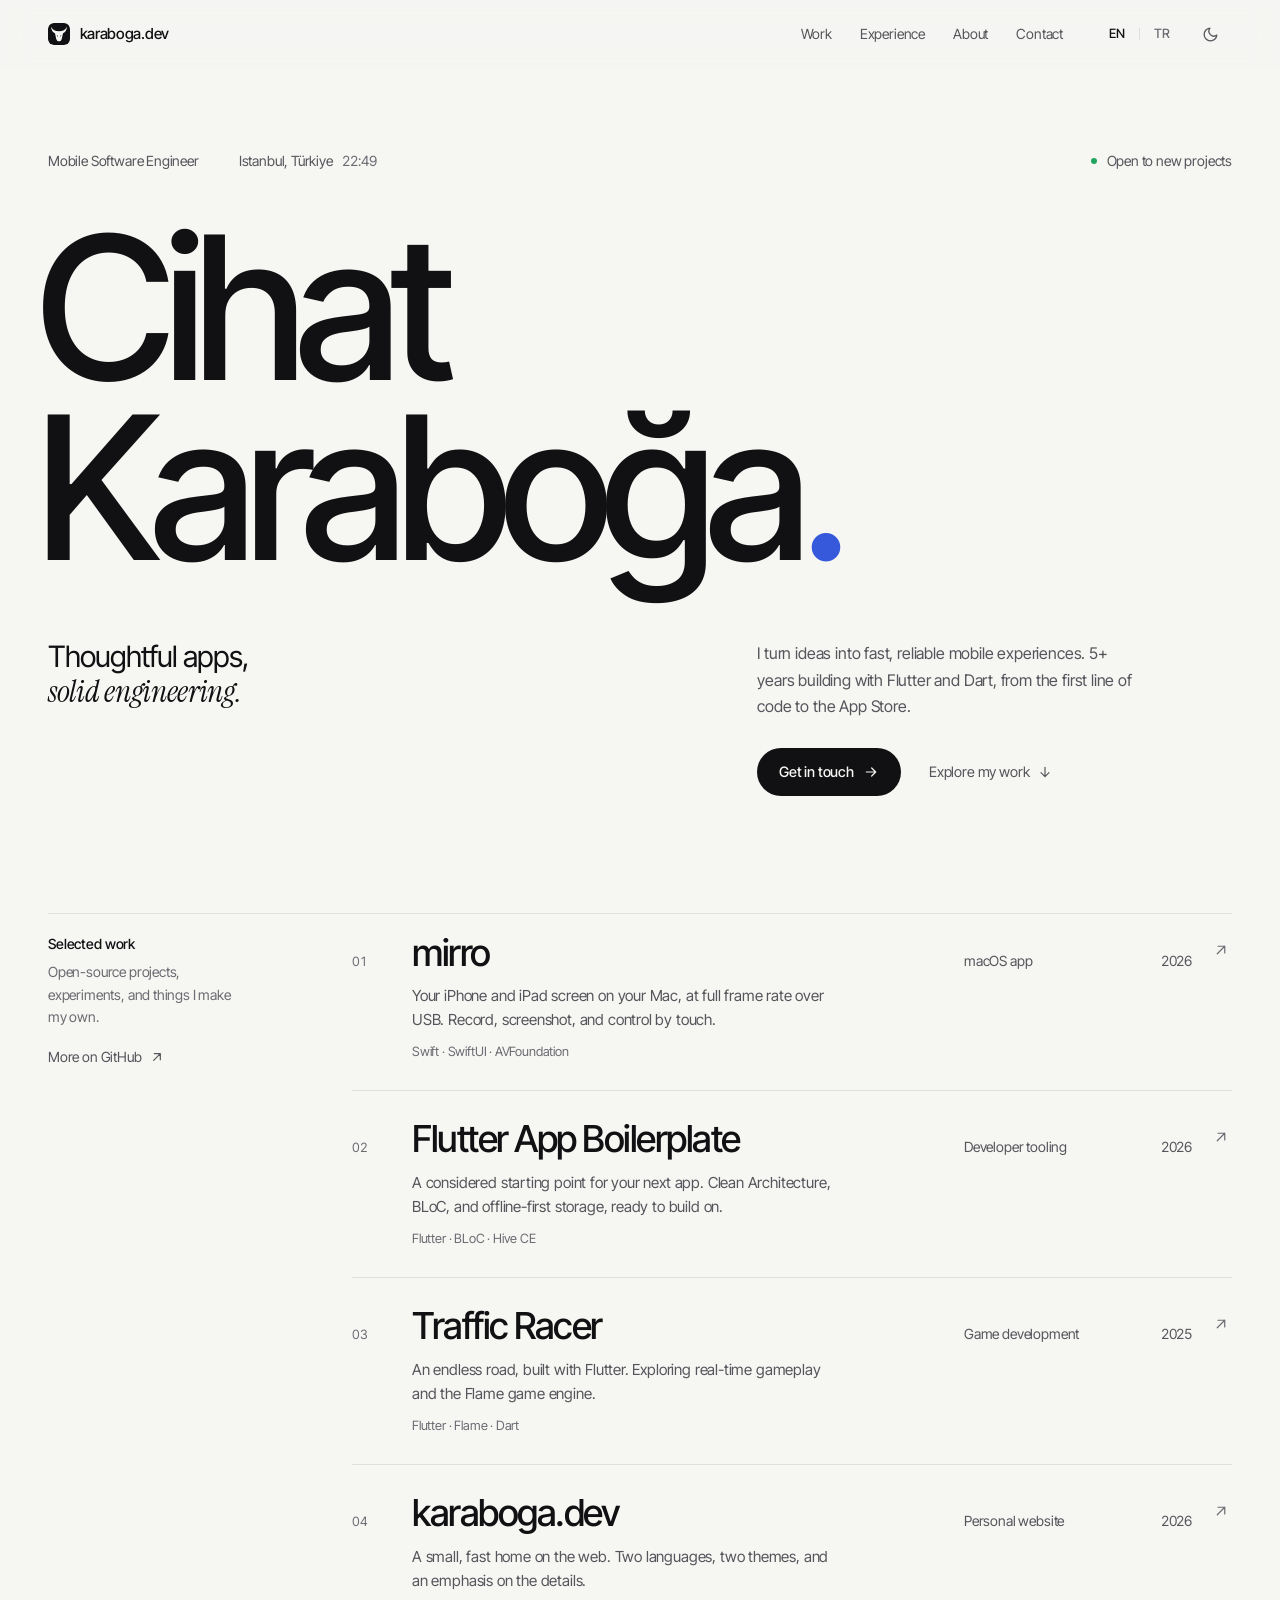
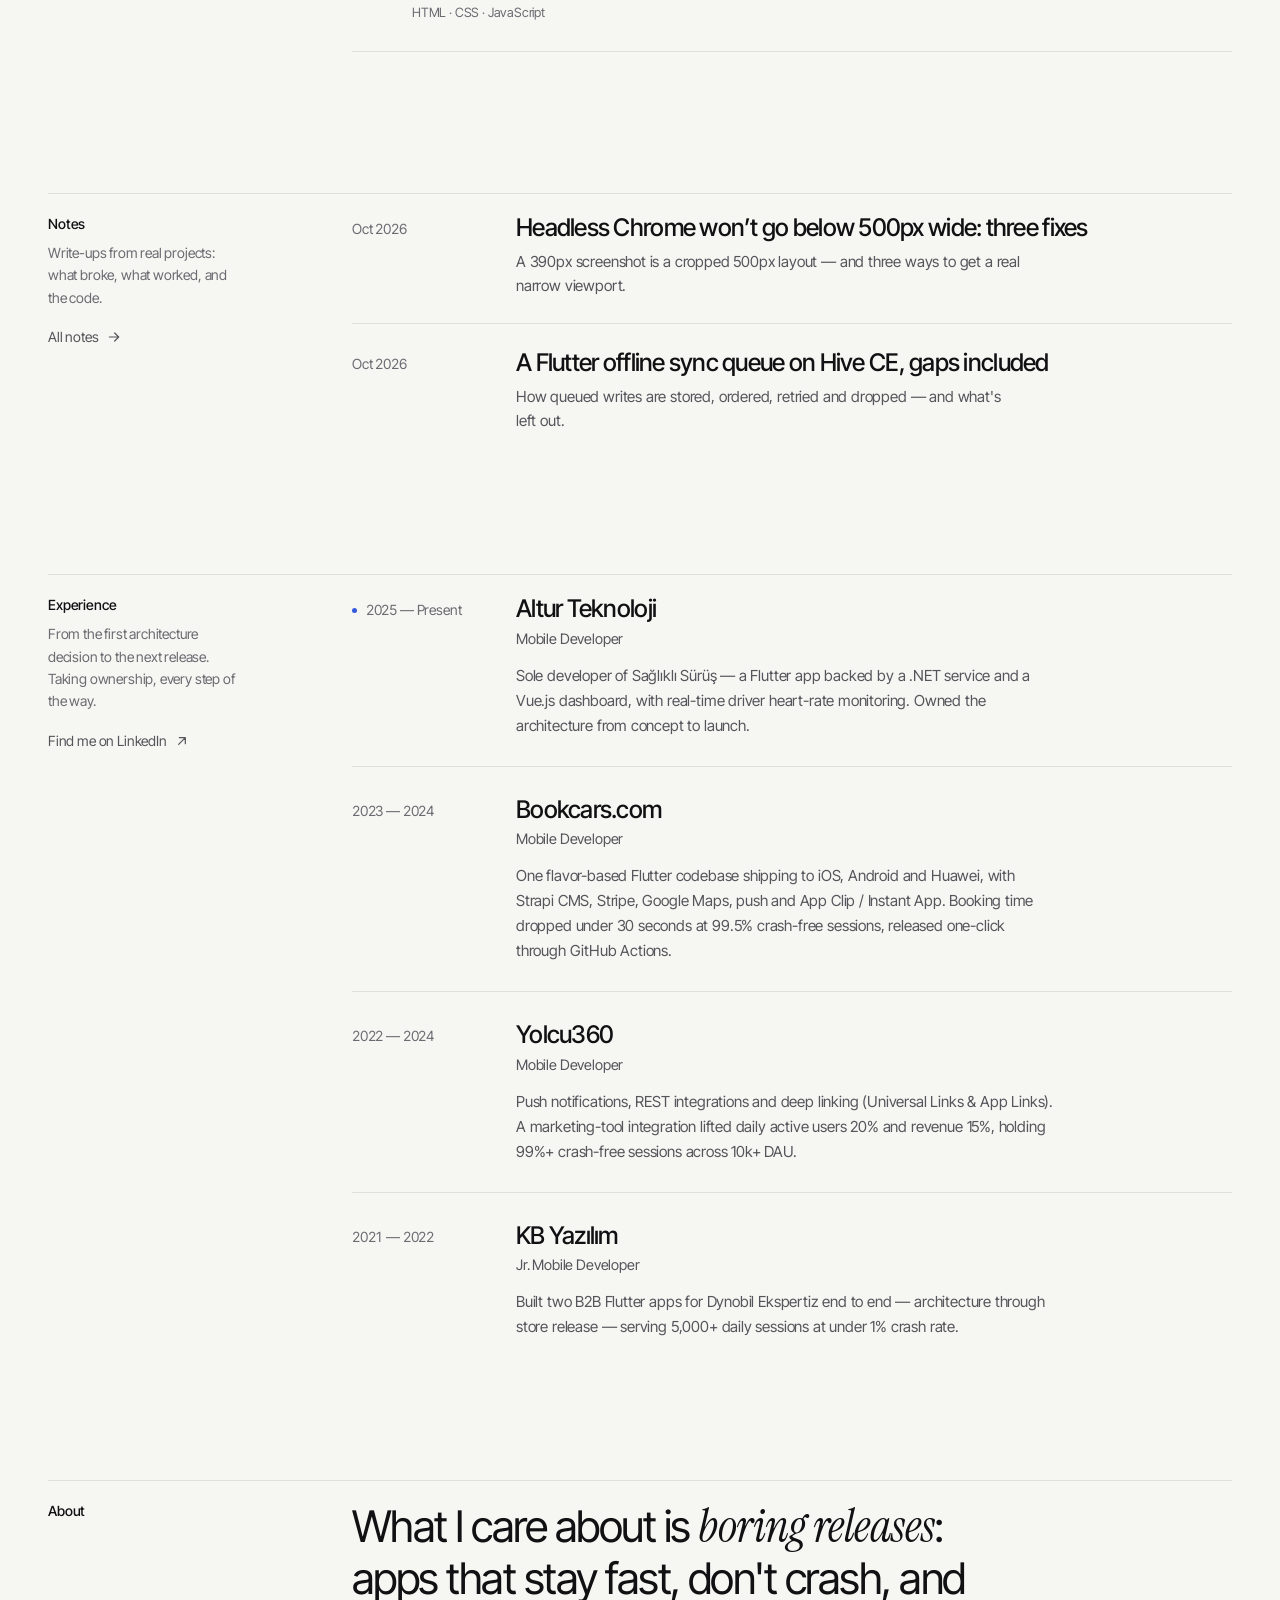
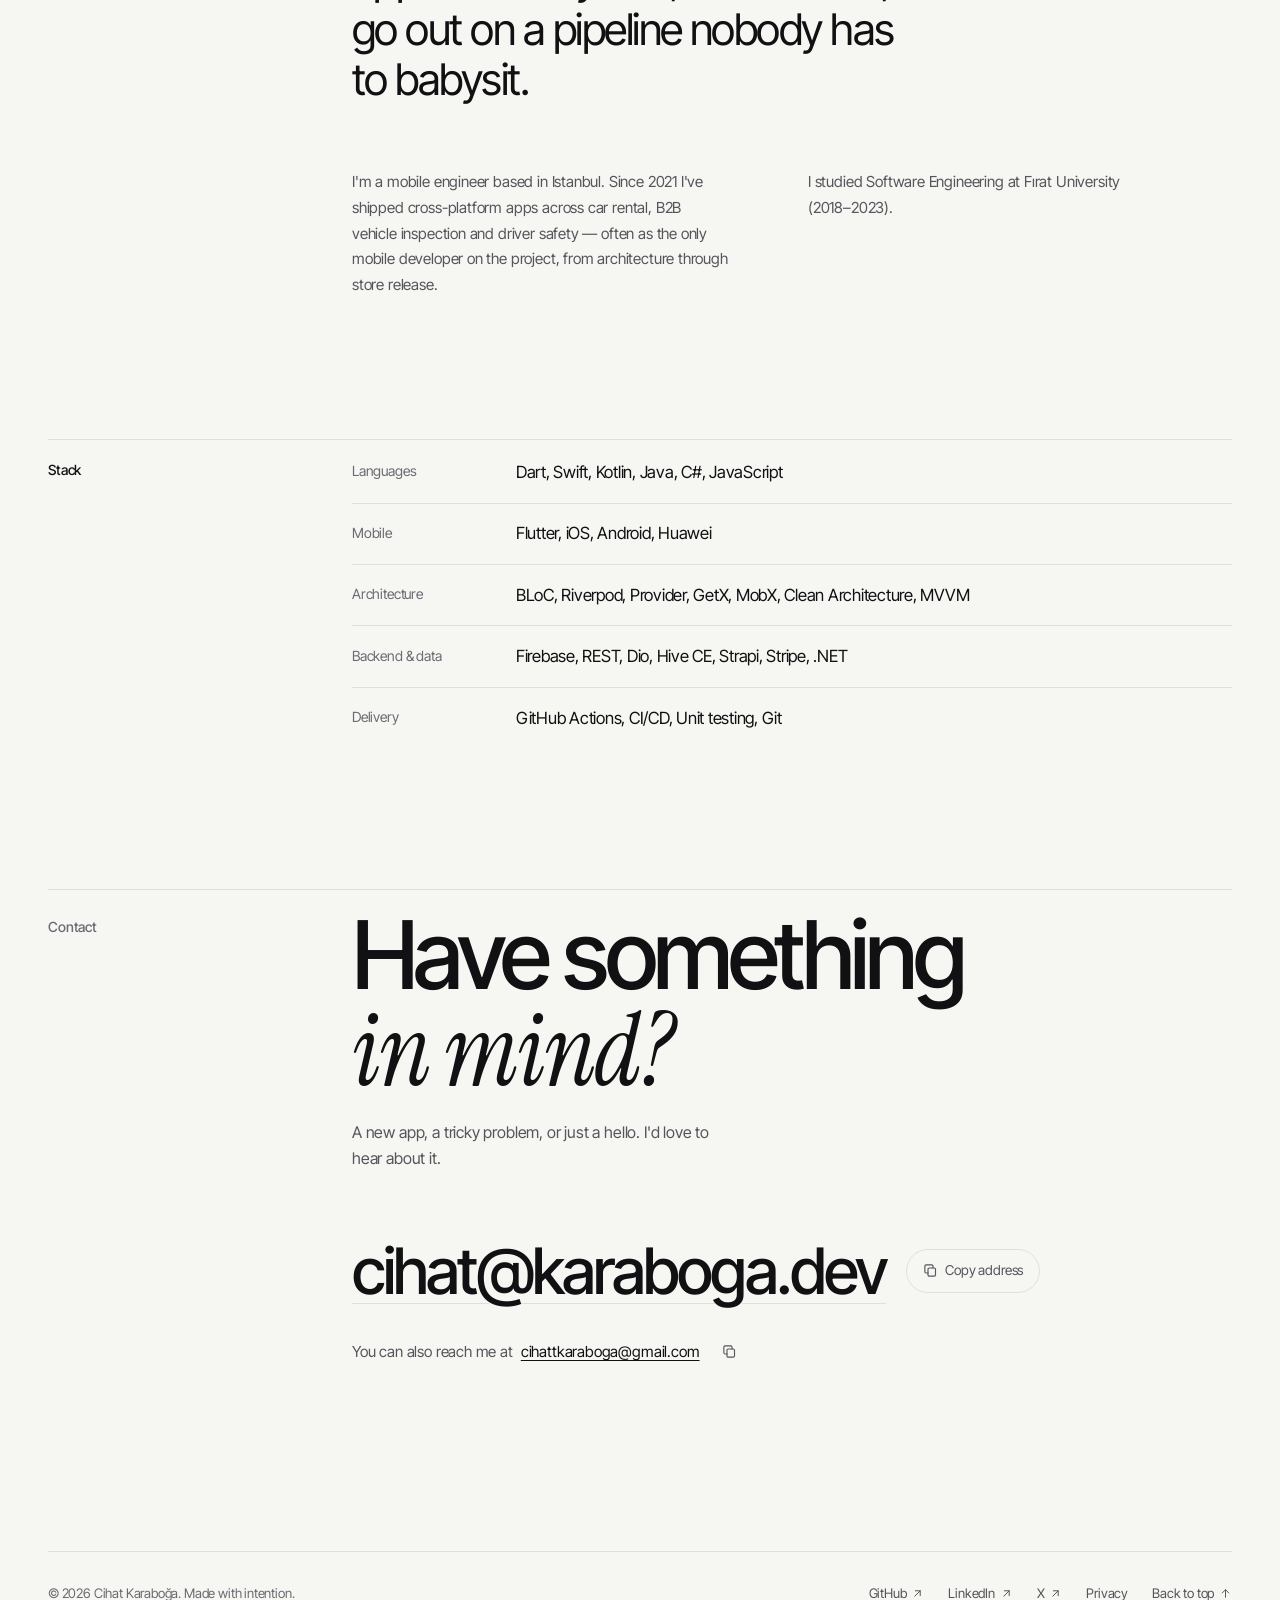
<file: index.html>
<!doctype html>
<html lang="en" data-theme="dark">
  <head>
    <meta charset="utf-8" />
    <meta name="viewport" content="width=device-width, initial-scale=1" />

    <title>
      Cihat Karaboğa — Mobile Software Engineer &amp; Flutter Developer
    </title>
    <meta
      name="description"
      id="meta-description"
      content="Cihat Karaboğa is a mobile software engineer in Istanbul with 5+ years building fast, reliable iOS and Android apps in Flutter and Dart."
    />
    <meta name="author" content="Cihat Karaboğa" />
    <meta
      name="robots"
      content="index, follow, max-image-preview:large, max-snippet:-1"
    />
    <link rel="canonical" href="https://karaboga.dev/" />
    <meta name="theme-color" id="theme-color" content="#0c0c0d" />

    <!-- Open Graph -->
    <meta property="og:type" content="profile" />
    <meta property="og:site_name" content="karaboga.dev" />
    <meta
      property="og:title"
      content="Cihat Karaboğa — Mobile Software Engineer &amp; Flutter Developer"
    />
    <meta
      property="og:description"
      content="5+ years building fast, reliable iOS and Android apps in Flutter and Dart."
    />
    <meta property="og:url" content="https://karaboga.dev/" />
    <meta property="og:locale" content="en_US" />
    <meta property="og:locale:alternate" content="tr_TR" />
    <meta property="og:image" content="https://karaboga.dev/og.png" />
    <meta
      property="og:image:secure_url"
      content="https://karaboga.dev/og.png"
    />
    <meta property="og:image:type" content="image/png" />
    <meta property="og:image:width" content="1200" />
    <meta property="og:image:height" content="630" />
    <meta
      property="og:image:alt"
      content="Cihat Karaboğa — Mobile Software Engineer"
    />
    <meta property="profile:first_name" content="Cihat" />
    <meta property="profile:last_name" content="Karaboğa" />
    <meta property="profile:username" content="karabogadev" />

    <!-- Twitter -->
    <meta name="twitter:card" content="summary_large_image" />
    <meta
      name="twitter:title"
      content="Cihat Karaboğa — Mobile Software Engineer &amp; Flutter Developer"
    />
    <meta
      name="twitter:description"
      content="5+ years building fast, reliable iOS and Android apps in Flutter and Dart."
    />
    <meta name="twitter:image" content="https://karaboga.dev/og.png" />
    <meta
      name="twitter:image:alt"
      content="Cihat Karaboğa — Mobile Software Engineer"
    />
    <meta name="twitter:site" content="@karabogadev" />
    <meta name="twitter:creator" content="@karabogadev" />

    <!-- Icons & manifest -->
    <link rel="icon" href="/favicon.ico" sizes="48x48" />
    <link rel="icon" href="/favicon.svg" type="image/svg+xml" />
    <link rel="apple-touch-icon" href="/apple-touch-icon.png" />
    <link rel="manifest" href="/manifest.webmanifest" />

    <!-- Fonts -->
    <link rel="preconnect" href="https://fonts.googleapis.com" />
    <link rel="preconnect" href="https://fonts.gstatic.com" crossorigin />
    <link
      rel="stylesheet"
      href="https://fonts.googleapis.com/css2?family=Instrument+Serif:ital@1&family=Inter+Tight:wght@400;500;600&display=swap"
    />

    <script type="application/ld+json">
      {
        "@context": "https://schema.org",
        "@graph": [
          {
            "@type": "WebSite",
            "@id": "https://karaboga.dev/#website",
            "url": "https://karaboga.dev/",
            "name": "Cihat Karaboğa",
            "alternateName": "karaboga.dev",
            "description": "Personal site of Cihat Karaboğa, mobile software engineer.",
            "inLanguage": "en",
            "publisher": { "@id": "https://karaboga.dev/#person" }
          },
          {
            "@type": "ProfilePage",
            "@id": "https://karaboga.dev/#webpage",
            "url": "https://karaboga.dev/",
            "name": "Cihat Karaboğa — Mobile Software Engineer & Flutter Developer",
            "isPartOf": { "@id": "https://karaboga.dev/#website" },
            "about": { "@id": "https://karaboga.dev/#person" },
            "mainEntity": { "@id": "https://karaboga.dev/#person" },
            "primaryImageOfPage": {
              "@id": "https://karaboga.dev/#primaryimage"
            },
            "dateCreated": "2026-05-19",
            "dateModified": "2026-10-10",
            "inLanguage": "en"
          },
          {
            "@type": "ImageObject",
            "@id": "https://karaboga.dev/#primaryimage",
            "url": "https://karaboga.dev/og.png",
            "contentUrl": "https://karaboga.dev/og.png",
            "width": 1200,
            "height": 630,
            "caption": "Cihat Karaboğa — Mobile Software Engineer"
          },
          {
            "@type": "Person",
            "@id": "https://karaboga.dev/#person",
            "name": "Cihat Karaboğa",
            "alternateName": "Cihat Karaboga",
            "givenName": "Cihat",
            "familyName": "Karaboğa",
            "url": "https://karaboga.dev/",
            "mainEntityOfPage": { "@id": "https://karaboga.dev/#webpage" },
            "jobTitle": "Mobile Software Engineer",
            "hasOccupation": {
              "@type": "Occupation",
              "name": "Mobile Software Engineer",
              "occupationalCategory": "15-1252.00"
            },
            "description": "Mobile software engineer specializing in Flutter and Dart for cross-platform iOS and Android apps.",
            "email": [
              "mailto:cihat@karaboga.dev",
              "mailto:cihattkaraboga@gmail.com"
            ],
            "address": {
              "@type": "PostalAddress",
              "addressLocality": "Istanbul",
              "addressCountry": "TR"
            },
            "worksFor": { "@type": "Organization", "name": "Altur Teknoloji" },
            "alumniOf": {
              "@type": "CollegeOrUniversity",
              "name": "Fırat University",
              "sameAs": "https://www.firat.edu.tr/"
            },
            "knowsLanguage": ["Turkish", "English"],
            "knowsAbout": [
              "Flutter",
              "Dart",
              "Mobile app development",
              "iOS development",
              "Android development",
              "Cross-platform development",
              "BLoC",
              "Riverpod",
              "Clean Architecture",
              "Firebase",
              "CI/CD"
            ],
            "sameAs": [
              "https://github.com/karabogadev",
              "https://www.linkedin.com/in/karabogadev/",
              "https://x.com/karabogadev"
            ]
          }
        ]
      }
    </script>

    <!-- resolve theme + language before paint to avoid a flash -->
    <script>
      (function () {
        var d = document.documentElement;
        d.classList.add("js");

        var read = function (key) {
          try {
            return localStorage.getItem(key);
          } catch (_) {
            return null;
          }
        };
        var stored = read("theme");
        var theme =
          stored === "dark" || stored === "light"
            ? stored
            : window.matchMedia("(prefers-color-scheme: dark)").matches
              ? "dark"
              : "light";
        d.setAttribute("data-theme", theme);
        var meta = document.getElementById("theme-color");
        if (meta) meta.content = theme === "dark" ? "#0c0c0d" : "#f6f6f3";

        // URL wins over the stored choice so ?lang=tr links are shareable
        var param = new URLSearchParams(location.search).get("lang");
        var lang =
          param === "tr" || param === "en"
            ? param
            : ((read("lang") === "tr" || read("lang") === "en") &&
                read("lang")) ||
              ((navigator.language || "en").toLowerCase().indexOf("tr") === 0
                ? "tr"
                : "en");
        d.setAttribute("data-lang", lang);
      })();
    </script>

    <style>
      *,
      *::before,
      *::after {
        box-sizing: border-box;
        margin: 0;
      }
      :root {
        --sans:
          "Inter Tight", -apple-system, BlinkMacSystemFont, "Segoe UI",
          sans-serif;
        --serif: "Instrument Serif", Georgia, "Times New Roman", serif;
        --mono: ui-monospace, SFMono-Regular, Menlo, monospace;
        --wrap: 80rem;
        --pad: clamp(1.25rem, 4vw, 3rem);
        --gutter: clamp(1rem, 2.5vw, 2rem);
        --meta: 9rem;
        --ease: cubic-bezier(0.16, 1, 0.3, 1);
      }
      [data-theme="light"] {
        --bg: #f6f6f3;
        --ink: #111113;
        --ink-2: #55555b;
        --ink-3: #6b6b72;
        --line: #e0e0db;
        --accent: #3659db;
        --accent-ink: #3659db;
        --header: rgba(246, 246, 243, 0.8);
        --hover: rgba(17, 17, 19, 0.05);
        --shadow: 0 40px 70px -30px rgba(17, 17, 19, 0.45);
        color-scheme: light;
      }
      [data-theme="dark"] {
        --bg: #0c0c0d;
        --ink: #ededeb;
        --ink-2: #a1a1a7;
        --ink-3: #8a8a91;
        --line: #242427;
        --accent: #3659db;
        --accent-ink: #8fa2ff;
        --header: rgba(12, 12, 13, 0.78);
        --hover: rgba(237, 237, 235, 0.07);
        --shadow: 0 40px 70px -30px rgba(0, 0, 0, 0.9);
        color-scheme: dark;
      }
      html {
        -webkit-text-size-adjust: 100%;
        scroll-behavior: smooth;
        scroll-padding-top: 5.5rem;
      }
      body {
        background: var(--bg);
        color: var(--ink);
        font: 400 1rem/1.6 var(--sans);
        letter-spacing: -0.011em;
        -webkit-font-smoothing: antialiased;
        text-rendering: optimizeLegibility;
      }
      a {
        color: inherit;
        text-underline-offset: 0.2em;
      }
      button {
        font: inherit;
        letter-spacing: inherit;
        color: inherit;
        cursor: pointer;
      }
      button,
      a {
        -webkit-tap-highlight-color: transparent;
      }
      svg {
        display: block;
        flex-shrink: 0;
      }
      ::selection {
        background: var(--accent);
        color: #fff;
      }
      :focus-visible {
        outline: 2px solid var(--accent-ink);
        outline-offset: 4px;
        border-radius: 4px;
      }
      /* the one serif voice: a single italic phrase per section */
      .it {
        font-family: var(--serif);
        font-style: italic;
        font-weight: 400;
        font-size: 1.06em;
        letter-spacing: -0.01em;
      }
      .wrap {
        width: 100%;
        max-width: var(--wrap);
        padding-inline: var(--pad);
        margin-inline: auto;
      }
      .skip {
        position: fixed;
        left: 1rem;
        top: -5rem;
        z-index: 30;
        padding: 0.8rem 1rem;
        background: var(--ink);
        color: var(--bg);
        border-radius: 0.5rem;
      }
      .skip:focus {
        top: 1rem;
      }

      /* ---------- header ---------- */
      .site-header {
        position: sticky;
        top: 0;
        z-index: 20;
        background: var(--header);
        backdrop-filter: saturate(1.4) blur(14px);
        -webkit-backdrop-filter: saturate(1.4) blur(14px);
        border-bottom: 1px solid transparent;
        transition: border-color 0.3s;
      }
      .site-header.is-scrolled {
        border-color: var(--line);
      }
      .header-inner {
        min-height: 4.25rem;
        display: flex;
        align-items: center;
        gap: 2rem;
      }
      .brand {
        display: inline-flex;
        align-items: center;
        gap: 0.6rem;
        min-height: 44px;
        font-size: 0.95rem;
        font-weight: 500;
        letter-spacing: -0.02em;
        text-decoration: none;
        white-space: nowrap;
      }
      .brand img {
        width: 22px;
        height: 22px;
        border-radius: 6px;
      }
      .site-nav {
        display: flex;
        gap: 1.75rem;
        margin-left: auto;
      }
      .site-nav a {
        position: relative;
        display: flex;
        align-items: center;
        min-height: 44px;
        font-size: 0.875rem;
        color: var(--ink-2);
        text-decoration: none;
        transition: color 0.2s;
      }
      .site-nav a:hover,
      .site-nav a[aria-current="location"] {
        color: var(--ink);
      }
      .site-nav a[aria-current="location"]::before {
        content: "";
        position: absolute;
        left: -0.7rem;
        top: 50%;
        width: 4px;
        height: 4px;
        margin-top: -2px;
        border-radius: 50%;
        background: var(--accent-ink);
      }
      .header-tools {
        display: none;
        align-items: center;
        gap: 0.25rem;
      }
      .js .header-tools {
        display: flex;
      }
      .lang {
        display: flex;
        align-items: center;
      }
      .lang button {
        min-width: 44px;
        min-height: 44px;
        border: 0;
        background: none;
        font-size: 0.8rem;
        font-weight: 500;
        color: var(--ink-3);
        transition: color 0.2s;
      }
      .lang button:hover,
      .lang button[aria-pressed="true"] {
        color: var(--ink);
      }
      .lang-sep {
        width: 1px;
        height: 12px;
        background: var(--line);
      }
      .theme-btn {
        width: 44px;
        height: 44px;
        border: 0;
        border-radius: 50%;
        display: grid;
        place-items: center;
        background: transparent;
        color: var(--ink-2);
        transition:
          color 0.2s,
          background 0.2s;
      }
      .theme-btn:hover {
        color: var(--ink);
        background: var(--hover);
      }
      .theme-btn svg {
        grid-area: 1/1;
        width: 17px;
        height: 17px;
      }
      .icon-sun,
      [data-theme="dark"] .icon-moon {
        display: none;
      }
      [data-theme="dark"] .icon-sun {
        display: block;
      }

      /* ---------- hero ---------- */
      .hero {
        padding-block: clamp(3rem, 9vh, 6.5rem) clamp(5rem, 13vh, 9rem);
      }
      .hero-meta {
        display: flex;
        flex-wrap: wrap;
        align-items: center;
        gap: 0.4rem 2.5rem;
        margin-bottom: clamp(1.75rem, 5vh, 3rem);
        font-size: 0.875rem;
        color: var(--ink-2);
      }
      .hero-meta .status {
        margin-left: auto;
      }
      .clock {
        margin-left: 0.6rem;
        color: var(--ink-3);
        font-variant-numeric: tabular-nums;
      }
      .status {
        display: inline-flex;
        align-items: center;
        gap: 0.6rem;
      }
      .status::before {
        content: "";
        width: 6px;
        height: 6px;
        flex-shrink: 0;
        border-radius: 50%;
        background: #22a55f;
        animation: breathe 2.8s ease-in-out infinite;
      }
      h1 {
        font-size: clamp(3.4rem, 19vw, 12.5rem);
        font-weight: 500;
        line-height: 0.9;
        letter-spacing: -0.055em;
        margin-left: -0.06em;
      }
      /* each line rises out of its own mask; the padding keeps the ğ descender */
      .line {
        display: block;
        overflow: hidden;
        padding-bottom: 0.14em;
        margin-bottom: -0.14em;
      }
      .line > span {
        display: inline-block;
        animation: rise 1.2s var(--ease) both;
      }
      .line + .line > span {
        animation-delay: 0.08s;
      }
      .dot {
        color: var(--accent);
      }
      .hero-foot {
        display: grid;
        grid-template-columns: repeat(12, minmax(0, 1fr));
        column-gap: var(--gutter);
        row-gap: 1.75rem;
        align-items: start;
        margin-top: clamp(2.5rem, 7vh, 4.5rem);
      }
      .hero-meta,
      .hero-foot {
        animation: settle 1s 0.35s var(--ease) both;
      }
      .hero-subtitle {
        grid-column: 1 / 6;
        font-size: clamp(1.4rem, 2.3vw, 2rem);
        line-height: 1.15;
        letter-spacing: -0.035em;
        max-width: 17ch;
        text-wrap: balance;
      }
      .hero-side {
        grid-column: 8 / 13;
      }
      .lead {
        max-width: 42ch;
        color: var(--ink-2);
        line-height: 1.65;
        text-wrap: pretty;
      }
      .cta {
        display: flex;
        flex-wrap: wrap;
        align-items: center;
        gap: 0.5rem 1.75rem;
        margin-top: 1.75rem;
      }
      .btn {
        display: inline-flex;
        align-items: center;
        gap: 0.6rem;
        min-height: 48px;
        padding: 0.75rem 1.35rem;
        border-radius: 999px;
        background: var(--ink);
        color: var(--bg);
        font-size: 0.9rem;
        font-weight: 500;
        text-decoration: none;
        transition:
          background 0.35s var(--ease),
          color 0.35s var(--ease);
      }
      .btn:hover {
        background: var(--accent);
        color: #fff;
      }
      .btn svg,
      .link svg {
        width: 16px;
        height: 16px;
        transition: transform 0.35s var(--ease);
      }
      .btn:hover svg {
        transform: translateX(3px);
      }
      .link {
        display: inline-flex;
        align-items: center;
        gap: 0.45rem;
        min-height: 44px;
        font-size: 0.9rem;
        color: var(--ink-2);
        text-decoration: none;
        transition: color 0.2s;
      }
      .link:hover {
        color: var(--ink);
      }
      .link:hover .arrow-down {
        transform: translateY(2px);
      }
      .link:hover .arrow-out {
        transform: translate(2px, -2px);
      }

      /* ---------- sections: a hairline, a label, then the content ---------- */
      .section {
        padding-bottom: clamp(5rem, 11vw, 9rem);
      }
      .grid {
        display: grid;
        grid-template-columns: repeat(12, minmax(0, 1fr));
        column-gap: var(--gutter);
        position: relative;
        padding-top: 1.25rem;
      }
      /* the rule sits on the content edge, not across the wrap padding */
      .grid::before {
        content: "";
        position: absolute;
        top: 0;
        inset-inline: var(--pad);
        border-top: 1px solid var(--line);
      }
      .aside {
        grid-column: 1 / 4;
        align-self: start;
        position: sticky;
        top: 6rem;
      }
      .content {
        grid-column: 4 / 13;
        min-width: 0;
      }
      .aside h2,
      .label {
        font-size: 0.875rem;
        font-weight: 500;
        letter-spacing: -0.01em;
      }
      .aside p {
        max-width: 24ch;
        margin-top: 0.4rem;
        font-size: 0.875rem;
        color: var(--ink-3);
        text-wrap: pretty;
      }
      .aside .link {
        margin-top: 0.4rem;
        font-size: 0.875rem;
      }

      /* ---------- work ---------- */
      .work-list,
      .xp-list {
        list-style: none;
        padding: 0;
      }
      .work-row {
        display: grid;
        grid-template-columns: 2.5rem minmax(0, 1fr) 10rem 3rem 1.25rem;
        grid-template-areas: "idx body cat year arrow";
        column-gap: 1.25rem;
        align-items: baseline;
        padding-block: 1.75rem;
        border-bottom: 1px solid var(--line);
        text-decoration: none;
        transition: opacity 0.45s var(--ease);
      }
      .work-list li:first-child .work-row {
        padding-top: 0;
      }
      .work-idx {
        grid-area: idx;
        font-size: 0.8rem;
        color: var(--ink-3);
        font-variant-numeric: tabular-nums;
      }
      .work-body {
        grid-area: body;
      }
      .work-body h3 {
        font-size: clamp(1.55rem, 2.9vw, 2.5rem);
        font-weight: 500;
        line-height: 1.1;
        letter-spacing: -0.04em;
        transition: transform 0.55s var(--ease);
      }
      .work-desc {
        max-width: 48ch;
        margin-top: 0.65rem;
        color: var(--ink-2);
        font-size: 0.95rem;
        line-height: 1.6;
        text-wrap: pretty;
      }
      .work-tech {
        margin-top: 0.6rem;
        color: var(--ink-3);
        font-size: 0.8rem;
      }
      .work-cat,
      .work-year {
        font-size: 0.875rem;
        color: var(--ink-2);
      }
      .work-cat {
        grid-area: cat;
      }
      .work-year {
        grid-area: year;
        text-align: right;
        font-variant-numeric: tabular-nums;
      }
      .work-arrow {
        grid-area: arrow;
        width: 18px;
        height: 18px;
        align-self: start;
        margin-top: 0.55rem;
        color: var(--ink-3);
        transition:
          transform 0.45s var(--ease),
          color 0.2s;
      }
      .work-row:focus-visible .work-arrow {
        color: var(--accent-ink);
        transform: translate(2px, -2px);
      }

      /* cursor-following preview — pointer devices only */
      .preview {
        display: none;
      }
      @media (hover: hover) and (pointer: fine) {
        .work-list:hover .work-row {
          opacity: 0.32;
        }
        .work-list .work-row:hover {
          opacity: 1;
        }
        .work-row:hover .work-body h3 {
          transform: translateX(0.4rem);
        }
        .work-row:hover .work-idx,
        .work-row:hover .work-arrow {
          color: var(--accent-ink);
        }
        .work-row:hover .work-arrow {
          transform: translate(2px, -2px);
        }
        .js .preview {
          display: block;
          position: fixed;
          top: 0;
          left: 0;
          z-index: 15;
          width: 18rem;
          height: 13.5rem;
          pointer-events: none;
          visibility: hidden;
          transition: visibility 0s 0.35s;
        }
        .preview.is-on {
          visibility: visible;
          transition-delay: 0s;
        }
      }
      .preview-card {
        position: relative;
        width: 100%;
        height: 100%;
        overflow: hidden;
        border-radius: 14px;
        box-shadow: var(--shadow);
        opacity: 0;
        transform: scale(0.82);
        transition:
          opacity 0.3s,
          transform 0.6s var(--ease);
      }
      .preview.is-on .preview-card {
        opacity: 1;
        transform: none;
      }
      .pv {
        position: absolute;
        inset: 0;
        display: grid;
        place-items: center;
        opacity: 0;
        transition: opacity 0.35s;
      }
      .preview[data-show="mirro"] .pv-mirro,
      .preview[data-show="boilerplate"] .pv-code,
      .preview[data-show="racer"] .pv-racer,
      .preview[data-show="site"] .pv-site {
        opacity: 1;
      }
      .pv-mirro {
        background: #1b1830;
      }
      .pv-window {
        position: relative;
        width: 74%;
        height: 64%;
        display: grid;
        place-items: center;
        border: 1px solid #ffffff1f;
        border-radius: 10px;
        background: #24203c;
      }
      .pv-window i {
        position: absolute;
        top: 9px;
        left: 10px;
        width: 5px;
        height: 5px;
        border-radius: 50%;
        background: #8b7bff;
        box-shadow:
          9px 0 #ffffff2e,
          18px 0 #ffffff2e;
      }
      .pv-phone {
        width: 42px;
        height: 84px;
        margin-top: 10px;
        border: 2px solid #4c4675;
        border-radius: 10px;
        background: #7c6cf0;
        box-shadow: 0 14px 28px #0000007a;
      }
      .pv-code {
        background: #0f1630;
        color: #c9d6ff;
        font: 11px/1.75 var(--mono);
        white-space: pre;
      }
      .pv-code b {
        color: #8fa2ff;
        font-weight: 400;
      }
      .pv-racer {
        background: #16231e;
      }
      .road {
        position: relative;
        width: 96px;
        height: 330px;
        background: #2b3834;
        border-inline: 3px solid #d7e2d4;
        transform: rotate(20deg);
      }
      .road::before {
        content: "";
        position: absolute;
        inset: 0 auto 0 50%;
        width: 2px;
        margin-left: -1px;
        background: repeating-linear-gradient(
          to bottom,
          #a9b8b2 0 14px,
          transparent 14px 28px
        );
      }
      .car {
        position: absolute;
        width: 20px;
        height: 36px;
        border-radius: 5px;
        background: #f3bc5a;
        left: 58px;
        top: 175px;
      }
      .car + .car {
        left: 16px;
        top: 105px;
        background: #e8836f;
      }
      .pv-site {
        background: #f6f6f3;
        color: #111113;
        place-items: start;
        padding: 22px 24px;
        font-family: var(--sans);
      }
      .pv-site small {
        display: block;
        font-size: 9px;
        color: #6b6b72;
      }
      .pv-site strong {
        display: block;
        margin-top: 12px;
        font-size: 44px;
        font-weight: 500;
        line-height: 0.9;
        letter-spacing: -0.055em;
      }
      .pv-site strong span {
        color: #3659db;
      }
      .pv-site em {
        display: block;
        margin-top: 16px;
        font: italic 15px/1.1 var(--serif);
      }

      /* ---------- notes ---------- */
      .notes-list {
        list-style: none;
        padding: 0;
      }
      .note {
        display: grid;
        grid-template-columns: var(--meta) minmax(0, 1fr);
        column-gap: 1.25rem;
        padding-block: 1.5rem;
        border-bottom: 1px solid var(--line);
        color: inherit;
        text-decoration: none;
      }
      .notes-list li:first-child .note {
        padding-top: 0;
      }
      .notes-list li:last-child .note {
        border-bottom: 0;
        padding-bottom: 0;
      }
      .note time {
        padding-top: 0.3rem;
        font-size: 0.875rem;
        color: var(--ink-3);
        font-variant-numeric: tabular-nums;
      }
      .note h3 {
        font-size: clamp(1.25rem, 1.9vw, 1.55rem);
        font-weight: 500;
        line-height: 1.2;
        letter-spacing: -0.03em;
        text-wrap: balance;
        transition: color 0.2s;
      }
      .note:hover h3 {
        color: var(--accent-ink);
      }
      .note-desc {
        max-width: 56ch;
        margin-top: 0.5rem;
        color: var(--ink-2);
        font-size: 0.95rem;
        text-wrap: pretty;
      }

      /* ---------- experience ---------- */
      .xp {
        display: grid;
        grid-template-columns: var(--meta) minmax(0, 1fr);
        column-gap: 1.25rem;
        padding-block: 1.75rem;
        border-bottom: 1px solid var(--line);
      }
      .xp:first-child {
        padding-top: 0;
      }
      .xp:last-child {
        border-bottom: 0;
        padding-bottom: 0;
      }
      .xp-when {
        display: flex;
        align-self: start;
        align-items: center;
        gap: 0.55rem;
        padding-top: 0.3rem;
        font-size: 0.875rem;
        color: var(--ink-3);
        font-variant-numeric: tabular-nums;
      }
      .xp:first-child .xp-when::before {
        content: "";
        width: 5px;
        height: 5px;
        border-radius: 50%;
        background: var(--accent-ink);
      }
      .xp h3 {
        font-size: clamp(1.25rem, 1.9vw, 1.55rem);
        font-weight: 500;
        line-height: 1.2;
        letter-spacing: -0.03em;
      }
      .xp-role {
        margin-top: 0.2rem;
        font-size: 0.9rem;
        color: var(--ink-2);
      }
      .xp-desc {
        max-width: 60ch;
        margin-top: 0.8rem;
        color: var(--ink-2);
        font-size: 0.95rem;
        line-height: 1.65;
        text-wrap: pretty;
      }

      /* ---------- about + stack ---------- */
      .statement {
        max-width: 25ch;
        font-size: clamp(1.65rem, 3.4vw, 2.85rem);
        line-height: 1.16;
        letter-spacing: -0.035em;
        text-wrap: pretty;
      }
      .about-notes {
        display: grid;
        grid-template-columns: repeat(2, minmax(0, 1fr));
        gap: 1.5rem var(--gutter);
        margin-top: clamp(2.5rem, 5vw, 4rem);
      }
      .about-notes p {
        max-width: 44ch;
        color: var(--ink-2);
        font-size: 0.95rem;
        line-height: 1.7;
        text-wrap: pretty;
      }
      .stack-group {
        display: grid;
        grid-template-columns: var(--meta) minmax(0, 1fr);
        column-gap: 1.25rem;
        padding-block: 1.05rem;
        border-bottom: 1px solid var(--line);
      }
      .stack-group:first-child {
        padding-top: 0;
      }
      .stack-group:last-child {
        border-bottom: 0;
      }
      .stack dt {
        padding-top: 0.1rem;
        font-size: 0.875rem;
        color: var(--ink-3);
      }
      .stack dd {
        margin: 0;
        font-size: 1.05rem;
        letter-spacing: -0.015em;
      }

      /* ---------- contact ---------- */
      .contact-title {
        font-size: clamp(2.6rem, 7.4vw, 6.5rem);
        font-weight: 500;
        line-height: 0.98;
        letter-spacing: -0.05em;
        text-wrap: balance;
      }
      .contact-title .it {
        letter-spacing: -0.02em;
      }
      .contact-desc {
        max-width: 40ch;
        margin-top: 1.25rem;
        color: var(--ink-2);
      }
      .email-main {
        display: flex;
        flex-wrap: wrap;
        align-items: center;
        gap: 0.75rem 1.25rem;
        margin-top: clamp(2.5rem, 6vw, 4rem);
      }
      .email-link {
        font-size: clamp(1.5rem, 5vw, 4rem);
        font-weight: 500;
        line-height: 1.1;
        letter-spacing: -0.045em;
        text-decoration: underline;
        text-decoration-thickness: 1px;
        text-decoration-color: var(--line);
        text-underline-offset: 0.14em;
        overflow-wrap: anywhere;
        transition: text-decoration-color 0.35s;
      }
      .email-link:hover {
        text-decoration-color: var(--accent-ink);
      }
      .copy-btn {
        display: none;
        align-items: center;
        justify-content: center;
        gap: 0.45rem;
        min-height: 44px;
        min-width: 44px;
        padding: 0.5rem 1rem;
        border: 1px solid var(--line);
        border-radius: 999px;
        background: transparent;
        font-size: 0.85rem;
        color: var(--ink-2);
        transition:
          color 0.2s,
          border-color 0.2s;
      }
      .js .copy-btn {
        display: inline-flex;
      }
      .copy-btn:hover {
        color: var(--ink);
        border-color: var(--ink-3);
      }
      .copy-btn svg {
        width: 15px;
        height: 15px;
      }
      .email-alt {
        display: flex;
        flex-wrap: wrap;
        align-items: center;
        gap: 0 0.5rem;
        margin-top: 1.5rem;
        color: var(--ink-2);
        font-size: 0.95rem;
      }
      .email-alt a {
        color: var(--ink);
        overflow-wrap: anywhere;
      }
      .email-alt .copy-btn {
        border: 0;
        padding: 0;
      }
      .copy-status {
        min-height: 1.5rem;
        margin-top: 0.75rem;
        font-size: 0.85rem;
        color: var(--ink-2);
      }

      /* ---------- footer ---------- */
      .footer-inner {
        display: flex;
        flex-wrap: wrap;
        justify-content: space-between;
        align-items: center;
        gap: 0.5rem 1.5rem;
        padding-block: 1.25rem 1.75rem;
        border-top: 1px solid var(--line);
      }
      .footer-note {
        color: var(--ink-3);
        font-size: 0.825rem;
      }
      .footer-links {
        display: flex;
        flex-wrap: wrap;
        column-gap: 1.5rem;
      }
      .footer-links a {
        display: inline-flex;
        align-items: center;
        gap: 0.3rem;
        min-height: 44px;
        font-size: 0.825rem;
        color: var(--ink-2);
        text-decoration: none;
        transition: color 0.2s;
      }
      .footer-links a:hover {
        color: var(--ink);
      }
      .footer-links svg {
        width: 13px;
        height: 13px;
      }

      /* ---------- motion ---------- */
      @keyframes rise {
        from {
          transform: translateY(105%);
        }
        to {
          transform: none;
        }
      }
      @keyframes settle {
        from {
          opacity: 0;
          transform: translateY(10px);
        }
        to {
          opacity: 1;
          transform: none;
        }
      }
      @keyframes breathe {
        50% {
          opacity: 0.35;
        }
      }

      /* ---------- responsive ---------- */
      @media (max-width: 1000px) {
        .header-inner,
        .site-nav {
          gap: 1.25rem;
        }
        .hero-subtitle {
          grid-column: 1 / 7;
        }
        .hero-side {
          grid-column: 7 / 13;
        }
        .work-row {
          grid-template-columns: 2rem minmax(0, 1fr) 8rem 2.75rem 1.25rem;
          column-gap: 1rem;
        }
      }
      @media (max-width: 760px) {
        :root {
          --meta: 1fr;
        }
        html {
          scroll-padding-top: 7.5rem;
        }
        .header-inner {
          flex-wrap: wrap;
          gap: 0 1rem;
          padding-top: 0.4rem;
          min-height: 0;
        }
        .header-tools {
          margin-left: auto;
        }
        .site-nav {
          order: 3;
          width: 100%;
          justify-content: space-between;
          margin: 0;
          gap: 0.5rem;
        }
        .site-nav a[aria-current="location"]::before {
          left: auto;
          top: auto;
          bottom: 6px;
          right: 50%;
          margin: 0 -2px 0 0;
        }
        .hero-meta .status {
          margin-left: 0;
        }
        .hero-meta {
          flex-direction: column;
          align-items: start;
        }
        .hero-subtitle,
        .hero-side {
          grid-column: 1 / -1;
        }
        .grid {
          display: block;
        }
        .aside {
          position: static;
          margin-bottom: 2.25rem;
        }
        .aside p {
          max-width: 44ch;
        }
        .work-row {
          grid-template-columns: 1.75rem minmax(0, 1fr) auto;
          grid-template-areas:
            "idx cat year"
            "idx body body";
          row-gap: 0.5rem;
          column-gap: 0.75rem;
          padding-block: 1.5rem;
        }
        .work-arrow {
          display: none;
        }
        .work-body h3 {
          font-size: 1.65rem;
        }
        .work-cat,
        .work-year {
          font-size: 0.8rem;
        }
        .xp,
        .note,
        .stack-group {
          grid-template-columns: 1fr;
          row-gap: 0.35rem;
        }
        .xp-when,
        .note time {
          padding-top: 0;
        }
        .about-notes {
          grid-template-columns: 1fr;
        }
        .footer-inner {
          flex-direction: column;
          align-items: start;
        }
      }
      @media (prefers-reduced-motion: reduce) {
        html {
          scroll-behavior: auto;
        }
        *,
        *::before,
        *::after {
          animation: none !important;
          transition: none !important;
        }
      }
    </style>
  </head>
  <body>
    <a class="skip" href="#main" data-i18n="a11y.skip">Skip to content</a>

    <header class="site-header">
      <div class="wrap header-inner">
        <a
          class="brand"
          href="#main"
          data-i18n-label="a11y.home"
          aria-label="Cihat Karaboğa — home"
          ><img
            src="/favicon.svg"
            width="22"
            height="22"
            alt=""
          />karaboga.dev</a
        >

        <nav
          class="site-nav"
          data-i18n-label="a11y.nav"
          aria-label="Page sections"
        >
          <a href="#work" data-i18n="nav.work">Work</a>
          <a href="#experience" data-i18n="nav.experience">Experience</a>
          <a href="#about" data-i18n="nav.about">About</a>
          <a href="#contact" data-i18n="nav.contact">Contact</a>
        </nav>

        <div class="header-tools">
          <div
            class="lang"
            role="group"
            data-i18n-label="a11y.language"
            aria-label="Language"
          >
            <button type="button" data-lang-btn="en" aria-pressed="true">
              EN</button
            ><span class="lang-sep" aria-hidden="true"></span
            ><button type="button" data-lang-btn="tr" aria-pressed="false">
              TR
            </button>
          </div>
          <button
            class="theme-btn"
            id="theme-toggle"
            type="button"
            data-i18n-label="a11y.theme"
            aria-label="Toggle light/dark theme"
          >
            <svg
              class="icon-moon"
              viewBox="0 0 24 24"
              fill="none"
              stroke="currentColor"
              stroke-width="1.8"
              stroke-linecap="round"
              stroke-linejoin="round"
              aria-hidden="true"
            >
              <path d="M21 12.79A9 9 0 1 1 11.21 3 7 7 0 0 0 21 12.79z" />
            </svg>
            <svg
              class="icon-sun"
              viewBox="0 0 24 24"
              fill="none"
              stroke="currentColor"
              stroke-width="1.8"
              stroke-linecap="round"
              stroke-linejoin="round"
              aria-hidden="true"
            >
              <circle cx="12" cy="12" r="4.5" />
              <path
                d="M12 1.5v2m0 17v2M4.6 4.6 6 6m12 12 1.4 1.4M1.5 12h2m17 0h2M4.6 19.4 6 18M18 6l1.4-1.4"
              />
            </svg>
          </button>
        </div>
      </div>
    </header>

    <main id="main" tabindex="-1">
      <section class="hero" aria-labelledby="name">
        <div class="wrap">
          <div class="hero-meta">
            <p data-i18n="hero.eyebrow">Mobile Software Engineer</p>
            <p>
              <span data-i18n="hero.place">Istanbul, Türkiye</span
              ><time class="clock" id="clock" hidden></time>
            </p>
            <p class="status" data-i18n="hero.status">Open to new projects</p>
          </div>
          <h1 id="name">
            <span class="line"><span>Cihat</span></span>
            <span class="line"
              ><span>Karaboğa<span class="dot">.</span></span></span
            >
          </h1>
          <div class="hero-foot">
            <p class="hero-subtitle">
              <span data-i18n="hero.subtitle.a">Thoughtful apps,</span>
              <em class="it" data-i18n="hero.subtitle.b"
                >solid engineering.</em
              >
            </p>
            <div class="hero-side">
              <p class="lead" data-i18n="hero.lead">
                I turn ideas into fast, reliable mobile experiences. 5+ years
                building with Flutter and Dart, from the first line of code to
                the App Store.
              </p>
              <div class="cta">
                <a class="btn" href="mailto:cihat@karaboga.dev"
                  ><span data-i18n="hero.cta1">Get in touch</span
                  ><svg
                    viewBox="0 0 24 24"
                    fill="none"
                    stroke="currentColor"
                    stroke-width="1.8"
                    stroke-linecap="round"
                    stroke-linejoin="round"
                    aria-hidden="true"
                  >
                    <path d="M5 12h14m-6-6 6 6-6 6" /></svg></a
                ><a class="link" href="#work"
                  ><span data-i18n="hero.work">Explore my work</span
                  ><svg
                    class="arrow-down"
                    viewBox="0 0 24 24"
                    fill="none"
                    stroke="currentColor"
                    stroke-width="1.8"
                    stroke-linecap="round"
                    stroke-linejoin="round"
                    aria-hidden="true"
                  >
                    <path d="M12 5v14m-6-6 6 6 6-6" /></svg
                ></a>
              </div>
            </div>
          </div>
        </div>
      </section>

      <section class="section" id="work" aria-labelledby="work-title">
        <div class="wrap grid">
          <div class="aside">
            <h2 id="work-title" data-i18n="work.title">Selected work</h2>
            <p data-i18n="work.intro">
              Open-source projects, experiments, and things I make my own.
            </p>
            <a
              class="link"
              href="https://github.com/karabogadev?tab=repositories"
              target="_blank"
              rel="noopener noreferrer"
              ><span data-i18n="work.more">More on GitHub</span
              ><svg
                class="arrow-out"
                viewBox="0 0 24 24"
                fill="none"
                stroke="currentColor"
                stroke-width="1.8"
                stroke-linecap="round"
                stroke-linejoin="round"
                aria-hidden="true"
              >
                <path d="M7 17 17 7M8 7h9v9" /></svg
            ></a>
          </div>
          <div class="content">
            <ol class="work-list">
              <li>
                <a
                  class="work-row"
                  href="https://mirro.tech"
                  target="_blank"
                  rel="noopener noreferrer"
                  data-preview="mirro"
                  ><span class="work-idx">01</span
                  ><div class="work-body"
                    ><h3>mirro</h3>
                    <p class="work-desc" data-i18n="work.1.desc"
                      >Your iPhone and iPad screen on your Mac, at full frame
                      rate over USB. Record, screenshot, and control by
                      touch.</p>
                    <p class="work-tech">Swift · SwiftUI · AVFoundation</p></div
                  ><span class="work-cat" data-i18n="work.1.category"
                    >macOS app</span
                  ><span class="work-year">2026</span
                  ><svg
                    class="work-arrow"
                    viewBox="0 0 24 24"
                    fill="none"
                    stroke="currentColor"
                    stroke-width="1.6"
                    stroke-linecap="round"
                    stroke-linejoin="round"
                    aria-hidden="true"
                  >
                    <path d="M7 17 17 7M8 7h9v9" /></svg
                ></a>
              </li>
              <li>
                <a
                  class="work-row"
                  href="https://github.com/karabogadev/flutter_app_boilerplate"
                  target="_blank"
                  rel="noopener noreferrer"
                  data-preview="boilerplate"
                  ><span class="work-idx">02</span
                  ><div class="work-body"
                    ><h3>Flutter App Boilerplate</h3>
                    <p class="work-desc" data-i18n="work.2.desc"
                      >A considered starting point for your next app. Clean
                      Architecture, BLoC, and offline-first storage, ready to
                      build on.</p>
                    <p class="work-tech">Flutter · BLoC · Hive CE</p></div
                  ><span class="work-cat" data-i18n="work.2.category"
                    >Developer tooling</span
                  ><span class="work-year">2026</span
                  ><svg
                    class="work-arrow"
                    viewBox="0 0 24 24"
                    fill="none"
                    stroke="currentColor"
                    stroke-width="1.6"
                    stroke-linecap="round"
                    stroke-linejoin="round"
                    aria-hidden="true"
                  >
                    <path d="M7 17 17 7M8 7h9v9" /></svg
                ></a>
              </li>
              <li>
                <a
                  class="work-row"
                  href="https://github.com/karabogadev/traffic_racer"
                  target="_blank"
                  rel="noopener noreferrer"
                  data-preview="racer"
                  ><span class="work-idx">03</span
                  ><div class="work-body"
                    ><h3>Traffic Racer</h3>
                    <p class="work-desc" data-i18n="work.3.desc"
                      >An endless road, built with Flutter. Exploring real-time
                      gameplay and the Flame game engine.</p>
                    <p class="work-tech">Flutter · Flame · Dart</p></div
                  ><span class="work-cat" data-i18n="work.3.category"
                    >Game development</span
                  ><span class="work-year">2025</span
                  ><svg
                    class="work-arrow"
                    viewBox="0 0 24 24"
                    fill="none"
                    stroke="currentColor"
                    stroke-width="1.6"
                    stroke-linecap="round"
                    stroke-linejoin="round"
                    aria-hidden="true"
                  >
                    <path d="M7 17 17 7M8 7h9v9" /></svg
                ></a>
              </li>
              <li>
                <a
                  class="work-row"
                  href="https://github.com/karabogadev/karaboga.dev"
                  target="_blank"
                  rel="noopener noreferrer"
                  data-preview="site"
                  ><span class="work-idx">04</span
                  ><div class="work-body"
                    ><h3>karaboga.dev</h3>
                    <p class="work-desc" data-i18n="work.4.desc"
                      >A small, fast home on the web. Two languages, two themes,
                      and an emphasis on the details.</p>
                    <p class="work-tech">HTML · CSS · JavaScript</p></div
                  ><span class="work-cat" data-i18n="work.4.category"
                    >Personal website</span
                  ><span class="work-year">2026</span
                  ><svg
                    class="work-arrow"
                    viewBox="0 0 24 24"
                    fill="none"
                    stroke="currentColor"
                    stroke-width="1.6"
                    stroke-linecap="round"
                    stroke-linejoin="round"
                    aria-hidden="true"
                  >
                    <path d="M7 17 17 7M8 7h9v9" /></svg
                ></a>
              </li>
            </ol>
          </div>
        </div>
        <div class="preview" aria-hidden="true">
          <div class="preview-card">
            <div class="pv pv-mirro">
              <div class="pv-window"><i></i><div class="pv-phone"></div></div>
            </div>
            <div class="pv pv-code"><span><b>lib/</b>
 ├─ core/
 ├─ features/
 │   ├─ data/
 │   ├─ domain/
 │   └─ presentation/
 └─ <b>main.dart</b></span></div>
            <div class="pv pv-racer">
              <div class="road"><i class="car"></i><i class="car"></i></div>
            </div>
            <div class="pv pv-site">
              <div>
                <small>Mobile Software Engineer</small>
                <strong>Cihat<br />Karaboğa<span>.</span></strong>
                <em>Thoughtful apps, solid engineering.</em>
              </div>
            </div>
          </div>
        </div>
      </section>

      <section class="section" id="notes" aria-labelledby="notes-title">
        <div class="wrap grid">
          <div class="aside">
            <h2 id="notes-title" data-i18n="notes.title">Notes</h2>
            <p data-i18n="notes.intro">
              Write-ups from real projects: what broke, what worked, and the
              code.
            </p>
            <a class="link" href="/notes/"
              ><span data-i18n="notes.more">All notes</span
              ><svg
                class="arrow-out"
                viewBox="0 0 24 24"
                fill="none"
                stroke="currentColor"
                stroke-width="1.8"
                stroke-linecap="round"
                stroke-linejoin="round"
                aria-hidden="true"
              >
                <path d="M5 12h14m-6-6 6 6-6 6" /></svg
            ></a>
          </div>
          <!-- latest three, newest first; notes are English-only -->
          <ol class="content notes-list" lang="en">
            <li>
              <a
                class="note"
                href="/notes/headless-chrome-500px-minimum-width"
                ><time datetime="2026-10-10">Oct 2026</time
                ><div
                  ><h3>Headless Chrome won’t go below 500px wide: three fixes</h3>
                  <p class="note-desc"
                    >A 390px screenshot is a cropped 500px layout — and three
                    ways to get a real narrow viewport.</p
                  ></div
                ></a
              >
            </li>
            <li>
              <a
                class="note"
                href="/notes/flutter-offline-sync-queue-hive-ce"
                ><time datetime="2026-10-10">Oct 2026</time
                ><div
                  ><h3>A Flutter offline sync queue on Hive CE, gaps included</h3>
                  <p class="note-desc"
                    >How queued writes are stored, ordered, retried and dropped
                    — and what's left out.</p
                  ></div
                ></a
              >
            </li>
          </ol>
        </div>
      </section>

      <section
        class="section"
        id="experience"
        aria-labelledby="experience-title"
      >
        <div class="wrap grid">
          <div class="aside">
            <h2 id="experience-title" data-i18n="xp.title">Experience</h2>
            <p data-i18n="xp.intro">
              From the first architecture decision to the next release. Taking
              ownership, every step of the way.
            </p>
            <a
              class="link"
              href="https://www.linkedin.com/in/karabogadev/"
              target="_blank"
              rel="me noopener noreferrer"
              ><span data-i18n="xp.more">Find me on LinkedIn</span
              ><svg
                class="arrow-out"
                viewBox="0 0 24 24"
                fill="none"
                stroke="currentColor"
                stroke-width="1.8"
                stroke-linecap="round"
                stroke-linejoin="round"
                aria-hidden="true"
              >
                <path d="M7 17 17 7M8 7h9v9" /></svg
            ></a>
          </div>
          <ol class="content xp-list">
            <li class="xp">
              <p class="xp-when" data-i18n="xp.1.when">2025 — Present</p>
              <div>
                <h3>Altur Teknoloji</h3>
                <p class="xp-role" data-i18n="xp.1.role">Mobile Developer</p>
                <p class="xp-desc" data-i18n="xp.1.desc">
                  Sole developer of Sağlıklı Sürüş — a Flutter app backed by a
                  .NET service and a Vue.js dashboard, with real-time driver
                  heart-rate monitoring. Owned the architecture from concept to
                  launch.
                </p>
              </div>
            </li>
            <li class="xp">
              <p class="xp-when" data-i18n="xp.2.when">2023 — 2024</p>
              <div>
                <h3>Bookcars.com</h3>
                <p class="xp-role" data-i18n="xp.2.role">Mobile Developer</p>
                <p class="xp-desc" data-i18n="xp.2.desc">
                  One flavor-based Flutter codebase shipping to iOS, Android and
                  Huawei, with Strapi CMS, Stripe, Google Maps, push and App
                  Clip / Instant App. Booking time dropped under 30 seconds at
                  99.5% crash-free sessions, released one-click through GitHub
                  Actions.
                </p>
              </div>
            </li>
            <li class="xp">
              <p class="xp-when" data-i18n="xp.3.when">2022 — 2024</p>
              <div>
                <h3>Yolcu360</h3>
                <p class="xp-role" data-i18n="xp.3.role">Mobile Developer</p>
                <p class="xp-desc" data-i18n="xp.3.desc">
                  Push notifications, REST integrations and deep linking
                  (Universal Links &amp; App Links). A marketing-tool
                  integration lifted daily active users 20% and revenue 15%,
                  holding 99%+ crash-free sessions across 10k+ DAU.
                </p>
              </div>
            </li>
            <li class="xp">
              <p class="xp-when" data-i18n="xp.4.when">2021 — 2022</p>
              <div>
                <h3>KB Yazılım</h3>
                <p class="xp-role" data-i18n="xp.4.role">
                  Jr. Mobile Developer
                </p>
                <p class="xp-desc" data-i18n="xp.4.desc">
                  Built two B2B Flutter apps for Dynobil Ekspertiz end to end —
                  architecture through store release — serving 5,000+ daily
                  sessions at under 1% crash rate.
                </p>
              </div>
            </li>
          </ol>
        </div>
      </section>

      <section class="section" id="about" aria-labelledby="about-title">
        <div class="wrap grid">
          <div class="aside">
            <h2 id="about-title" data-i18n="about.title">About</h2>
          </div>
          <div class="content">
            <p class="statement">
              <span data-i18n="about.lead.a">What I care about is</span>
              <em class="it" data-i18n="about.lead.b">boring releases</em
              ><span data-i18n="about.lead.c"
                >: apps that stay fast, don't crash, and go out on a pipeline
                nobody has to babysit.</span
              >
            </p>
            <div class="about-notes">
              <p data-i18n="about.p1">
                I'm a mobile engineer based in Istanbul. Since 2021 I've shipped
                cross-platform apps across car rental, B2B vehicle inspection
                and driver safety — often as the only mobile developer on the
                project, from architecture through store release.
              </p>
              <p data-i18n="about.edu">
                I studied Software Engineering at Fırat University
                (2018–2023).
              </p>
            </div>
          </div>
        </div>
      </section>

      <section class="section" id="stack" aria-labelledby="stack-title">
        <div class="wrap grid">
          <div class="aside">
            <h2 id="stack-title" data-i18n="stack.title">Stack</h2>
          </div>
          <dl class="content stack">
            <div class="stack-group">
              <dt data-i18n="stack.1">Languages</dt>
              <dd>Dart, Swift, Kotlin, Java, C#, JavaScript</dd>
            </div>
            <div class="stack-group">
              <dt data-i18n="stack.2">Mobile</dt>
              <dd>Flutter, iOS, Android, Huawei</dd>
            </div>
            <div class="stack-group">
              <dt data-i18n="stack.3">Architecture</dt>
              <dd>
                BLoC, Riverpod, Provider, GetX, MobX, Clean Architecture, MVVM
              </dd>
            </div>
            <div class="stack-group">
              <dt data-i18n="stack.4">Backend &amp; data</dt>
              <dd>Firebase, REST, Dio, Hive CE, Strapi, Stripe, .NET</dd>
            </div>
            <div class="stack-group">
              <dt data-i18n="stack.5">Delivery</dt>
              <dd>GitHub Actions, CI/CD, Unit testing, Git</dd>
            </div>
          </dl>
        </div>
      </section>

      <section class="section" id="contact" aria-labelledby="contact-title">
        <div class="wrap grid">
          <div class="aside">
            <p class="label" data-i18n="nav.contact">Contact</p>
          </div>
          <div class="content">
            <h2 class="contact-title" id="contact-title">
              <span data-i18n="contact.title.a">Have something</span>
              <em class="it" data-i18n="contact.title.b">in mind?</em>
            </h2>
            <p class="contact-desc" data-i18n="contact.desc">
              A new app, a tricky problem, or just a hello. I'd love to hear
              about it.
            </p>
            <div class="email-main">
              <a
                class="email-link"
                id="contact-email"
                href="mailto:cihat@karaboga.dev"
                >cihat@karaboga.dev</a
              ><button
                class="copy-btn"
                type="button"
                data-copy-target="contact-email"
                aria-describedby="contact-email"
              >
                <svg
                  viewBox="0 0 24 24"
                  fill="none"
                  stroke="currentColor"
                  stroke-width="1.8"
                  stroke-linecap="round"
                  stroke-linejoin="round"
                  aria-hidden="true"
                >
                  <rect x="8" y="8" width="12" height="13" rx="2" />
                  <path
                    d="M16 8V5a2 2 0 0 0-2-2H5a2 2 0 0 0-2 2v9a2 2 0 0 0 2 2h3"
                  /></svg
                ><span data-i18n="contact.copy">Copy address</span>
              </button>
            </div>
            <p class="email-alt">
              <span data-i18n="contact.alternative"
                >You can also reach me at</span
              >
              <a
                id="contact-email-secondary"
                href="mailto:cihattkaraboga@gmail.com"
                >cihattkaraboga@gmail.com</a
              ><button
                class="copy-btn"
                type="button"
                data-copy-target="contact-email-secondary"
                aria-describedby="contact-email-secondary"
                data-i18n-label="a11y.copySecondary"
                aria-label="Copy alternate email address"
              >
                <svg
                  viewBox="0 0 24 24"
                  fill="none"
                  stroke="currentColor"
                  stroke-width="1.8"
                  stroke-linecap="round"
                  stroke-linejoin="round"
                  aria-hidden="true"
                >
                  <rect x="8" y="8" width="12" height="13" rx="2" />
                  <path
                    d="M16 8V5a2 2 0 0 0-2-2H5a2 2 0 0 0-2 2v9a2 2 0 0 0 2 2h3"
                  />
                </svg>
              </button>
            </p>
            <div
              class="copy-status"
              id="copy-status"
              role="status"
              aria-live="polite"
              aria-atomic="true"
            ></div>
          </div>
        </div>
      </section>
    </main>

    <footer>
      <div class="wrap">
        <div class="footer-inner">
          <span class="footer-note" data-i18n="footer.note"
            >© 2026 Cihat Karaboğa. Made with intention.</span
          >
          <nav
            class="footer-links"
            data-i18n-label="a11y.social"
            aria-label="Social profiles"
          >
            <a
              href="https://github.com/karabogadev"
              rel="me noopener noreferrer"
              target="_blank"
              >GitHub
              <svg
                viewBox="0 0 24 24"
                fill="none"
                stroke="currentColor"
                stroke-width="1.8"
                stroke-linecap="round"
                stroke-linejoin="round"
                aria-hidden="true"
              >
                <path d="M7 17 17 7M8 7h9v9" /></svg></a
            ><a
              href="https://www.linkedin.com/in/karabogadev/"
              rel="me noopener noreferrer"
              target="_blank"
              >LinkedIn
              <svg
                viewBox="0 0 24 24"
                fill="none"
                stroke="currentColor"
                stroke-width="1.8"
                stroke-linecap="round"
                stroke-linejoin="round"
                aria-hidden="true"
              >
                <path d="M7 17 17 7M8 7h9v9" /></svg></a
            ><a
              href="https://x.com/karabogadev"
              rel="me noopener noreferrer"
              target="_blank"
              >X
              <svg
                viewBox="0 0 24 24"
                fill="none"
                stroke="currentColor"
                stroke-width="1.8"
                stroke-linecap="round"
                stroke-linejoin="round"
                aria-hidden="true"
              >
                <path d="M7 17 17 7M8 7h9v9" /></svg></a
            ><a href="/privacy" data-i18n="footer.privacy">Privacy</a
            ><a href="#main"
              ><span data-i18n="footer.top">Back to top</span
              ><svg
                viewBox="0 0 24 24"
                fill="none"
                stroke="currentColor"
                stroke-width="1.8"
                stroke-linecap="round"
                stroke-linejoin="round"
                aria-hidden="true"
              >
                <path d="M12 19V5m-6 6 6-6 6 6" /></svg
            ></a>
          </nav>
        </div>
      </div>
    </footer>

    <script>
      (function () {
        var html = document.documentElement;
        var THEME_COLOR = { dark: "#0c0c0d", light: "#f6f6f3" };

        /* ---------- theme ---------- */
        var themeMeta = document.getElementById("theme-color");
        var themeChosen = false;
        document
          .getElementById("theme-toggle")
          .addEventListener("click", function () {
            themeChosen = true;
            var next =
              html.getAttribute("data-theme") === "dark" ? "light" : "dark";
            html.setAttribute("data-theme", next);
            try {
              localStorage.setItem("theme", next);
            } catch (_) {}
            if (themeMeta) themeMeta.content = THEME_COLOR[next];
          });

        /* ---------- language ----------
         The markup ships in English so crawlers index a complete English page;
         Turkish is applied on top from this dictionary. Every value is plain
         text set via textContent — no markup, no innerHTML. Phrases that carry
         the serif italic are split into their own keys. */
        var STRINGS = {
          tr: {
            "a11y.skip": "İçeriğe geç",
            "a11y.home": "Cihat Karaboğa — ana sayfa",
            "a11y.nav": "Sayfa bölümleri",
            "a11y.language": "Dil",
            "a11y.theme": "Açık/koyu temayı değiştir",
            "a11y.social": "Sosyal profiller",
            "a11y.copySecondary": "İkinci e-posta adresini kopyala",
            "meta.title":
              "Cihat Karaboğa — Mobil Yazılım Mühendisi & Flutter Geliştirici",
            "meta.desc":
              "Cihat Karaboğa, İstanbul’da 5+ yıldır Flutter ve Dart ile hızlı ve güvenilir iOS ve Android uygulamaları geliştiren bir mobil yazılım mühendisi.",
            "nav.work": "Projeler",
            "nav.experience": "Deneyim",
            "nav.about": "Hakkımda",
            "nav.contact": "İletişim",
            "hero.eyebrow": "Mobil Yazılım Mühendisi",
            "hero.place": "İstanbul, Türkiye",
            "hero.status": "Yeni projelere açığım",
            "hero.subtitle.a": "Özenle tasarlanmış uygulamalar,",
            "hero.subtitle.b": "sağlam mühendislik.",
            "hero.lead":
              "Fikirleri hızlı ve güvenilir mobil deneyimlere dönüştürüyorum. 5+ yıldır Flutter ve Dart ile ilk satır koddan mağaza yayınına kadar geliştiriyorum.",
            "hero.cta1": "İletişime geç",
            "hero.work": "Projelerimi keşfet",
            "work.title": "Seçili projeler",
            "work.intro":
              "Açık kaynak projeler, denemeler ve kendi imzamı taşıyan işler.",
            "work.more": "GitHub’da daha fazlası",
            "work.1.category": "macOS uygulaması",
            "work.1.desc":
              "iPhone ve iPad ekranın, USB üzerinden tam kare hızıyla Mac’inde. Kayıt al, ekran görüntüsü çek, dokunarak kontrol et.",
            "work.2.category": "Geliştirici araçları",
            "work.2.desc":
              "Bir sonraki uygulaman için sağlam bir başlangıç. Clean Architecture, BLoC ve çevrimdışı öncelikli depolamayla geliştirmeye hazır.",
            "work.3.category": "Oyun geliştirme",
            "work.3.desc":
              "Flutter ile sonsuz bir yol. Flame oyun motoruyla gerçek zamanlı oyun deneyimi üzerine bir çalışma.",
            "work.4.category": "Kişisel web sitesi",
            "work.4.desc":
              "İnternette sade ve hızlı bir kişisel alan. İki dil, iki tema ve ayrıntılara gösterilen özen.",
            "notes.title": "Notlar",
            "notes.intro":
              "Gerçek projelerden yazılar: ne bozuldu, ne işe yaradı ve kodu. Notlar İngilizce.",
            "notes.more": "Tüm notlar",
            "xp.title": "Deneyim",
            "xp.intro":
              "İlk mimari karardan bir sonraki sürüme kadar. Her adımda sorumluluk alarak.",
            "xp.more": "LinkedIn profilime göz at",
            "xp.1.when": "2025 — Halen",
            "xp.1.role": "Mobil Geliştirici",
            "xp.1.desc":
              "Sağlıklı Sürüş’ün tek geliştiricisi — .NET servisi ve Vue.js paneliyle çalışan, sürücünün kalp atışını gerçek zamanlı izleyen bir Flutter uygulaması. Mimarisini fikirden yayına kadar üstlendim.",
            "xp.2.when": "2023 — 2024",
            "xp.2.role": "Mobil Geliştirici",
            "xp.2.desc":
              "Tek flavor tabanlı Flutter kod tabanından iOS, Android ve Huawei’ye çıkan uygulama; Strapi CMS, Stripe, Google Maps, push ve App Clip / Instant App entegrasyonlarıyla. Rezervasyon süresi %99,5 crash-free oturumla birlikte 30 saniyenin altına indi; sürümler GitHub Actions üzerinden tek tıkla çıktı.",
            "xp.3.when": "2022 — 2024",
            "xp.3.role": "Mobil Geliştirici",
            "xp.3.desc":
              "Push bildirimleri, REST entegrasyonları ve deep linking (Universal Links & App Links). Bir pazarlama aracı entegrasyonu günlük aktif kullanıcıyı %20, geliri %15 artırdı; 10 binin üzerinde DAU’da %99+ crash-free oturum korundu.",
            "xp.4.when": "2021 — 2022",
            "xp.4.role": "Jr. Mobil Geliştirici",
            "xp.4.desc":
              "Dynobil Ekspertiz için iki B2B Flutter uygulamasını mimariden mağaza yayınına kadar baştan sona geliştirdim; günlük 5.000+ oturumda %1’in altında çökme oranı.",
            "about.title": "Hakkımda",
            "about.lead.a": "Önemsediğim şey",
            "about.lead.b": "sıkıcı sürümler",
            "about.lead.c":
              ": hızlı kalan, çökmeyen ve kimsenin başında beklemek zorunda olmadığı bir pipeline’dan çıkan uygulamalar.",
            "about.p1":
              "İstanbul’da çalışan bir mobil mühendisim. 2021’den beri araç kiralama, B2B ekspertiz ve sürücü güvenliği alanlarında cross-platform uygulamalar yayınladım — çoğu zaman projenin tek mobil geliştiricisi olarak, mimariden mağaza yayınına kadar.",
            "about.edu":
              "Fırat Üniversitesi’nde Yazılım Mühendisliği okudum (2018–2023).",
            "stack.title": "Teknolojiler",
            "stack.1": "Diller",
            "stack.2": "Mobil",
            "stack.3": "Mimari",
            "stack.4": "Backend & veri",
            "stack.5": "Sürüm & test",
            "contact.title.a": "Aklında bir",
            "contact.title.b": "proje mi var?",
            "contact.desc":
              "Yeni bir uygulama, zor bir problem ya da sadece bir merhaba. Konuşalım.",
            "contact.copy": "Adresi kopyala",
            "contact.alternative": "Ayrıca şu adresten ulaşabilirsin:",
            "footer.note": "© 2026 Cihat Karaboğa. Özenle geliştirildi.",
            "footer.top": "Başa dön",
            "footer.privacy": "Gizlilik",
          },
        };

        var nodes = document.querySelectorAll("[data-i18n]");
        var labelled = document.querySelectorAll("[data-i18n-label]");
        var descMeta = document.getElementById("meta-description");
        var buttons = document.querySelectorAll("[data-lang-btn]");

        // snapshot the English markup so switching back needs no second dictionary
        STRINGS.en = {};
        nodes.forEach(function (el) {
          STRINGS.en[el.getAttribute("data-i18n")] = el.textContent
            .trim()
            .replace(/\s+/g, " ");
        });
        labelled.forEach(function (el) {
          STRINGS.en[el.getAttribute("data-i18n-label")] =
            el.getAttribute("aria-label");
        });
        STRINGS.en["meta.title"] = document.title.trim();
        STRINGS.en["meta.desc"] = descMeta ? descMeta.content : "";

        function applyLang(lang) {
          var dict = STRINGS[lang] || STRINGS.en;
          html.setAttribute("lang", lang);
          html.setAttribute("data-lang", lang);

          nodes.forEach(function (el) {
            var v = dict[el.getAttribute("data-i18n")];
            if (v != null) el.textContent = v;
          });
          labelled.forEach(function (el) {
            var v = dict[el.getAttribute("data-i18n-label")];
            if (v != null) el.setAttribute("aria-label", v);
          });
          if (dict["meta.title"]) document.title = dict["meta.title"];
          if (descMeta && dict["meta.desc"])
            descMeta.content = dict["meta.desc"];

          buttons.forEach(function (b) {
            b.setAttribute(
              "aria-pressed",
              String(b.getAttribute("data-lang-btn") === lang),
            );
          });

          // keep the URL shareable without adding a history entry
          var url = new URL(location.href);
          if (lang === "tr") url.searchParams.set("lang", "tr");
          else url.searchParams.delete("lang");
          try {
            history.replaceState(
              null,
              "",
              url.pathname + url.search + url.hash,
            );
          } catch (_) {}
          document.getElementById("copy-status").textContent = "";
        }

        buttons.forEach(function (b) {
          b.addEventListener("click", function () {
            var lang = b.getAttribute("data-lang-btn");
            try {
              localStorage.setItem("lang", lang);
            } catch (_) {}
            applyLang(lang);
          });
        });

        applyLang(html.getAttribute("data-lang") || "en");

        /* ---------- Istanbul local time ---------- */
        var clock = document.getElementById("clock");
        try {
          var timeFormat = new Intl.DateTimeFormat("en-GB", {
            timeZone: "Europe/Istanbul",
            hour: "2-digit",
            minute: "2-digit",
            hour12: false,
          });
          var tick = function () {
            var now = timeFormat.format(new Date());
            clock.textContent = now;
            clock.setAttribute("datetime", now);
          };
          tick();
          clock.hidden = false;
          setInterval(tick, 20000);
        } catch (_) {}

        /* ---------- copy email ---------- */
        document
          .querySelectorAll("[data-copy-target]")
          .forEach(function (button) {
            button.addEventListener("click", async function () {
              var emailLink = document.getElementById(
                button.dataset.copyTarget,
              );
              var email = emailLink.textContent.trim();
              var status = document.getElementById("copy-status");
              status.textContent = "";
              try {
                await navigator.clipboard.writeText(email);
                status.textContent =
                  html.lang === "tr"
                    ? email + " kopyalandı."
                    : email + " copied.";
              } catch (_) {
                var range = document.createRange();
                range.selectNodeContents(emailLink);
                var selection = window.getSelection();
                selection.removeAllRanges();
                selection.addRange(range);
                status.textContent =
                  html.lang === "tr"
                    ? "Adres seçildi. Kopyalayabilir veya e-posta bağlantısını kullanabilirsin."
                    : "Address selected. Copy it manually or use the email link.";
              }
            });
          });

        /* ---------- project preview that trails the cursor ---------- */
        var header = document.querySelector(".site-header");
        var preview = document.querySelector(".preview");
        var workList = document.querySelector(".work-list");
        var finePointer = window.matchMedia("(hover: hover) and (pointer: fine)");
        var reducedMotion = window.matchMedia(
          "(prefers-reduced-motion: reduce)",
        );
        var pos = { x: 0, y: 0, tx: 0, ty: 0 };
        var following = false;
        var snap = true;

        function follow() {
          var ease = reducedMotion.matches ? 1 : 0.16;
          var dx = pos.tx - pos.x;
          pos.x += dx * ease;
          pos.y += (pos.ty - pos.y) * ease;
          // lean into horizontal movement, like a card being carried
          var tilt = reducedMotion.matches
            ? 0
            : Math.max(-7, Math.min(7, dx * 0.08));
          preview.style.transform =
            "translate3d(" +
            pos.x.toFixed(1) +
            "px," +
            pos.y.toFixed(1) +
            "px,0) rotate(" +
            tilt.toFixed(2) +
            "deg)";
          if (Math.abs(dx) > 0.3 || Math.abs(pos.ty - pos.y) > 0.3) {
            requestAnimationFrame(follow);
          } else {
            following = false;
          }
        }
        function hidePreview() {
          preview.classList.remove("is-on");
          snap = true;
        }
        function track(event) {
          if (!finePointer.matches) return;
          var row = event.target.closest("[data-preview]");
          if (!row) return hidePreview();
          preview.dataset.show = row.dataset.preview;
          var w = preview.offsetWidth;
          var h = preview.offsetHeight;
          // keep the card beside the cursor and clear of the sticky header
          var top = header.getBoundingClientRect().bottom + 16;
          pos.tx = Math.min(event.clientX + 32, window.innerWidth - w - 24);
          pos.ty = Math.max(
            top,
            Math.min(event.clientY - h / 2, window.innerHeight - h - 24),
          );
          if (snap) {
            pos.x = pos.tx;
            pos.y = pos.ty;
            snap = false;
          }
          preview.classList.add("is-on");
          if (!following) {
            following = true;
            requestAnimationFrame(follow);
          }
        }
        workList.addEventListener("pointerover", track);
        workList.addEventListener("pointermove", track);
        workList.addEventListener("pointerleave", hidePreview);
        // scrolling moves the rows, not the pointer: drop the card until it moves
        window.addEventListener("scroll", hidePreview, { passive: true });

        /* ---------- header state + active section ---------- */
        var navLinks = Array.from(document.querySelectorAll(".site-nav a"));
        var navSections = navLinks.map(function (link) {
          return document.querySelector(link.hash);
        });
        var framePending = false;
        function updateNavigation() {
          header.classList.toggle("is-scrolled", window.scrollY > 8);
          var boundary = header.getBoundingClientRect().height + 70;
          var current = null;
          navSections.forEach(function (section, index) {
            if (section.getBoundingClientRect().top <= boundary)
              current = navLinks[index];
          });
          if (
            window.innerHeight + window.scrollY >=
            document.documentElement.scrollHeight - 4
          ) {
            current = navLinks[navLinks.length - 1];
          }
          navLinks.forEach(function (link) {
            if (link === current) link.setAttribute("aria-current", "location");
            else link.removeAttribute("aria-current");
          });
          framePending = false;
        }
        function queueNavigation() {
          if (!framePending) {
            framePending = true;
            requestAnimationFrame(updateNavigation);
          }
        }
        window.addEventListener("scroll", queueNavigation, { passive: true });
        window.addEventListener("resize", queueNavigation);
        updateNavigation();

        window
          .matchMedia("(prefers-color-scheme: dark)")
          .addEventListener("change", function (event) {
            var stored;
            try {
              stored = localStorage.getItem("theme");
            } catch (_) {}
            if (themeChosen || stored === "light" || stored === "dark") return;
            var theme = event.matches ? "dark" : "light";
            html.dataset.theme = theme;
            if (themeMeta) themeMeta.content = THEME_COLOR[theme];
          });
      })();
    </script>
  </body>
</html>
</file>
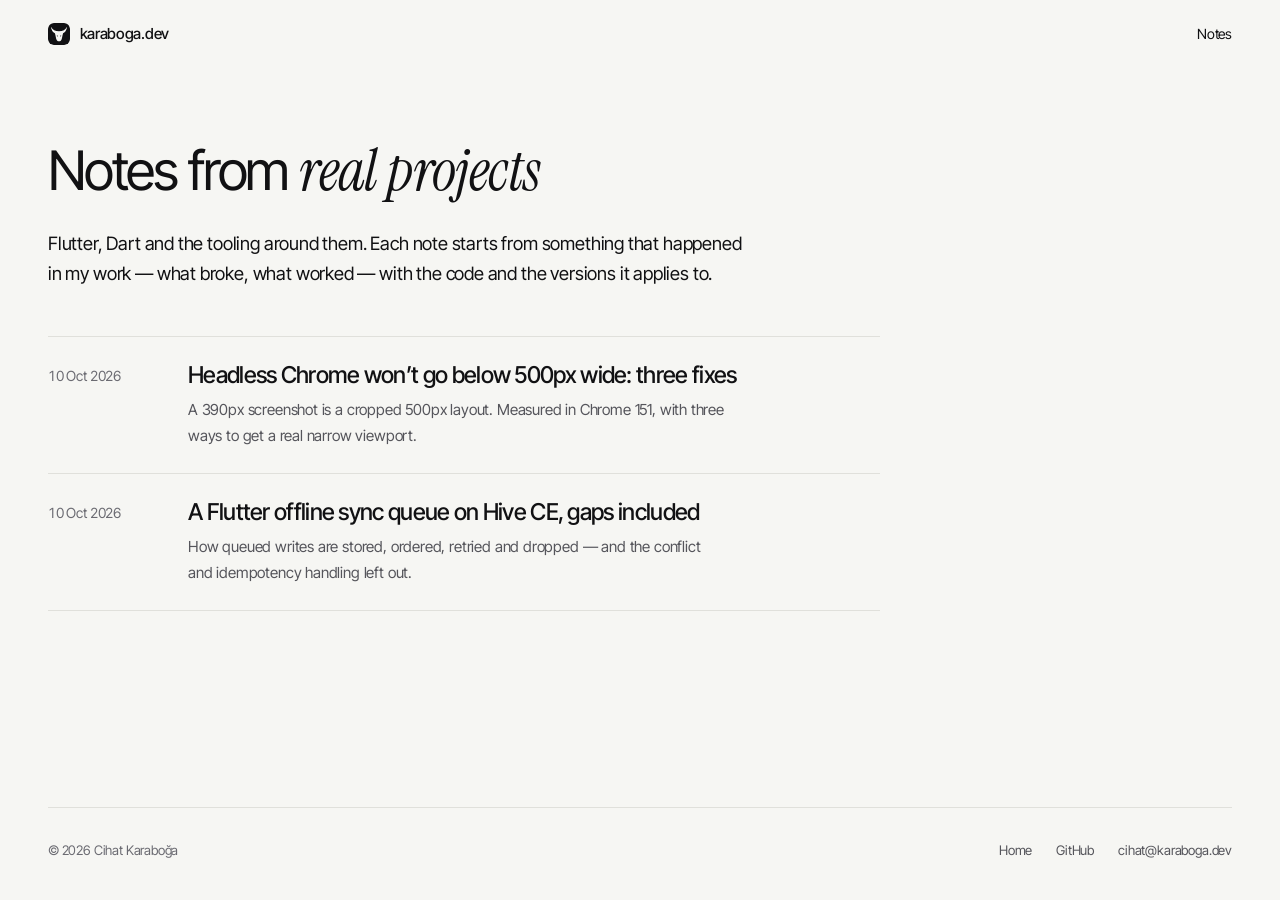
<file: notes/index.html>
<!doctype html>
<html lang="en" data-theme="dark">
  <head>
    <meta charset="utf-8" />
    <meta name="viewport" content="width=device-width, initial-scale=1" />
    <title>Notes · Cihat Karaboğa</title>
    <meta
      name="description"
      content="Notes from real mobile projects by Cihat Karaboğa: Flutter, Dart and the tooling around them — what broke, what worked, with the code and versions."
    />
    <meta name="author" content="Cihat Karaboğa" />
    <link rel="canonical" href="https://karaboga.dev/notes/" />
    <meta name="theme-color" id="theme-color" content="#0c0c0d" />

    <meta property="og:type" content="website" />
    <meta property="og:site_name" content="karaboga.dev" />
    <meta property="og:title" content="Notes · Cihat Karaboğa" />
    <meta
      property="og:description"
      content="Notes from real mobile projects: Flutter, Dart and the tooling around them."
    />
    <meta property="og:url" content="https://karaboga.dev/notes/" />
    <meta property="og:image" content="https://karaboga.dev/og.png" />
    <meta name="twitter:card" content="summary_large_image" />
    <meta name="twitter:creator" content="@karabogadev" />

    <link rel="icon" href="/favicon.ico" sizes="48x48" />
    <link rel="icon" href="/favicon.svg" type="image/svg+xml" />
    <link rel="preconnect" href="https://fonts.googleapis.com" />
    <link rel="preconnect" href="https://fonts.gstatic.com" crossorigin />
    <link
      rel="stylesheet"
      href="https://fonts.googleapis.com/css2?family=Instrument+Serif:ital@1&family=Inter+Tight:wght@400;500&display=swap"
    />
    <link rel="stylesheet" href="/notes/notes.css" />

    <script type="application/ld+json">
      {
        "@context": "https://schema.org",
        "@type": "Blog",
        "@id": "https://karaboga.dev/notes/#blog",
        "url": "https://karaboga.dev/notes/",
        "name": "Notes · Cihat Karaboğa",
        "inLanguage": "en",
        "author": { "@id": "https://karaboga.dev/#person" },
        "isPartOf": { "@id": "https://karaboga.dev/#website" },
        "blogPost": [
          {
            "@type": "BlogPosting",
            "@id": "https://karaboga.dev/notes/headless-chrome-500px-minimum-width#article",
            "headline": "Headless Chrome won’t go below 500px wide: three fixes",
            "url": "https://karaboga.dev/notes/headless-chrome-500px-minimum-width",
            "datePublished": "2026-10-10"
          },
          {
            "@type": "BlogPosting",
            "@id": "https://karaboga.dev/notes/flutter-offline-sync-queue-hive-ce#article",
            "headline": "A Flutter offline sync queue on Hive CE, gaps included",
            "url": "https://karaboga.dev/notes/flutter-offline-sync-queue-hive-ce",
            "datePublished": "2026-10-10"
          }
        ]
      }
    </script>

    <!-- same pre-paint theme resolution as the home page -->
    <script>
      (function () {
        var d = document.documentElement;
        var stored = null;
        try {
          stored = localStorage.getItem("theme");
        } catch (_) {}
        var theme =
          stored === "dark" || stored === "light"
            ? stored
            : window.matchMedia("(prefers-color-scheme: dark)").matches
              ? "dark"
              : "light";
        d.setAttribute("data-theme", theme);
        var meta = document.getElementById("theme-color");
        if (meta) meta.content = theme === "dark" ? "#0c0c0d" : "#f6f6f3";
      })();
    </script>
  </head>
  <body>
    <header>
      <div class="wrap">
        <a class="brand" href="/"
          ><img src="/favicon.svg" alt="" width="22" height="22" />karaboga.dev</a
        >
        <a class="crumb" href="/notes/" aria-current="page">Notes</a>
      </div>
    </header>

    <main>
      <div class="wrap">
        <div class="intro">
          <h1>Notes from <em class="it">real projects</em></h1>
          <p class="lead">
            Flutter, Dart and the tooling around them. Each note starts from
            something that happened in my work — what broke, what worked — with
            the code and the versions it applies to.
          </p>
        </div>

        <!-- newest first; keep in step with the home page Notes section and sitemap.xml -->
        <ol class="note-list">
          <li>
            <a class="note-row" href="/notes/headless-chrome-500px-minimum-width">
              <time datetime="2026-10-10">10 Oct 2026</time>
              <div>
                <h2>Headless Chrome won’t go below 500px wide: three fixes</h2>
                <p>
                  A 390px screenshot is a cropped 500px layout. Measured in
                  Chrome 151, with three ways to get a real narrow viewport.
                </p>
              </div>
            </a>
          </li>
          <li>
            <a class="note-row" href="/notes/flutter-offline-sync-queue-hive-ce">
              <time datetime="2026-10-10">10 Oct 2026</time>
              <div>
                <h2>A Flutter offline sync queue on Hive CE, gaps included</h2>
                <p>
                  How queued writes are stored, ordered, retried and dropped —
                  and the conflict and idempotency handling left out.
                </p>
              </div>
            </a>
          </li>
        </ol>
      </div>
    </main>

    <footer>
      <div class="wrap">
        <div class="footer-inner">
          <span>© 2026 Cihat Karaboğa</span>
          <nav aria-label="Site">
            <a href="/">Home</a
            ><a href="https://github.com/karabogadev" rel="me noopener">GitHub</a
            ><a href="mailto:cihat@karaboga.dev">cihat@karaboga.dev</a>
          </nav>
        </div>
      </div>
    </footer>
  </body>
</html>
</file>
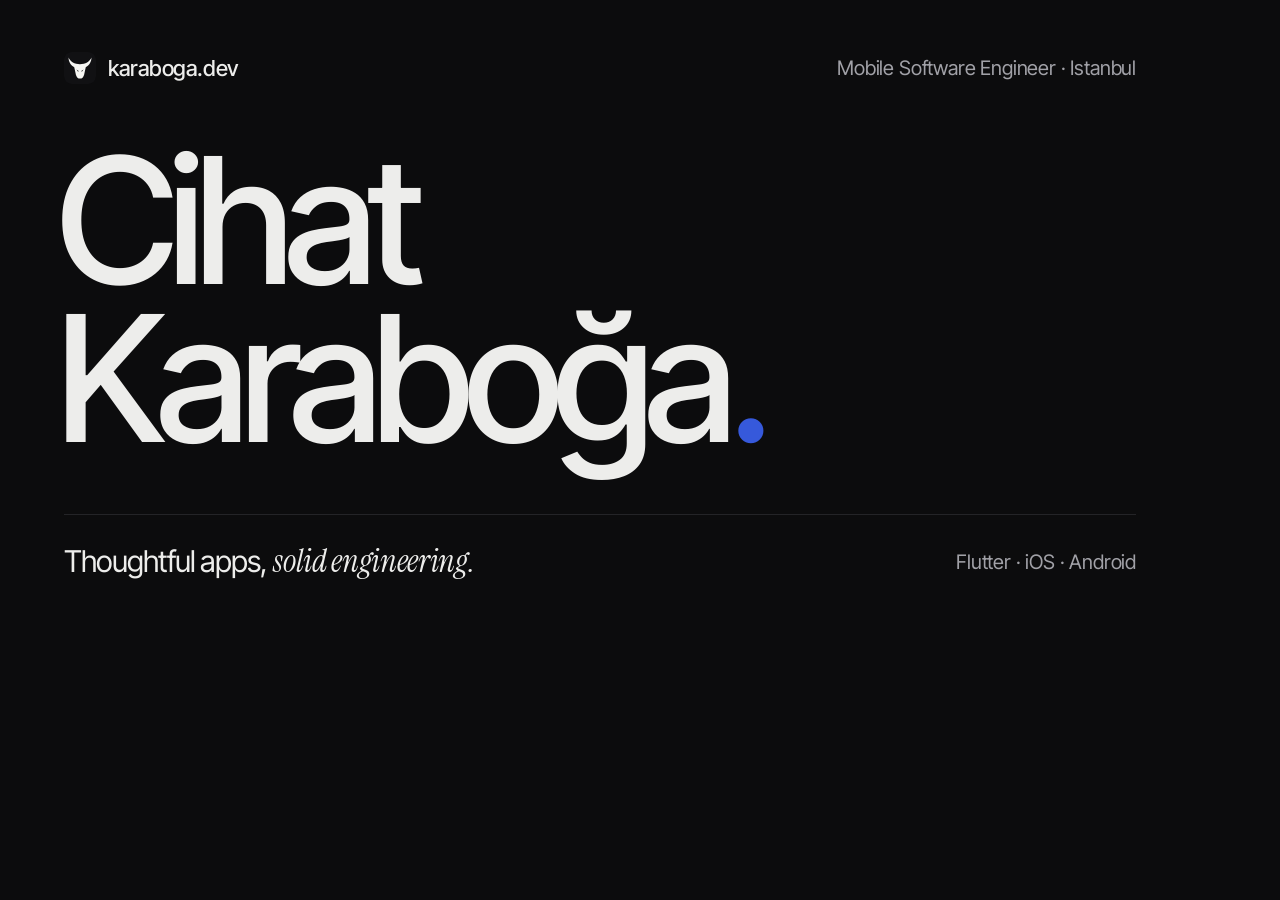
<file: og.html>
<!doctype html>
<html lang="en">
  <head>
    <meta charset="utf-8" />
    <meta name="robots" content="noindex" />
    <title>Cihat Karaboğa — social preview</title>
    <link rel="preconnect" href="https://fonts.googleapis.com" />
    <link rel="preconnect" href="https://fonts.gstatic.com" crossorigin />
    <link
      rel="stylesheet"
      href="https://fonts.googleapis.com/css2?family=Instrument+Serif:ital@1&family=Inter+Tight:wght@400;500&display=swap"
    />
    <style>
      * {
        margin: 0;
        padding: 0;
        box-sizing: border-box;
      }
      html,
      body {
        width: 1200px;
        height: 630px;
      }
      body {
        display: flex;
        flex-direction: column;
        padding: 52px 64px 48px;
        background: #0c0c0d;
        color: #ededeb;
        font-family: "Inter Tight", -apple-system, sans-serif;
        letter-spacing: -0.011em;
        -webkit-font-smoothing: antialiased;
      }
      .top,
      .bottom {
        display: flex;
        justify-content: space-between;
        align-items: center;
        font-size: 20px;
        color: #a1a1a7;
      }
      .brand {
        display: flex;
        align-items: center;
        gap: 12px;
        color: #ededeb;
        font-weight: 500;
        font-size: 22px;
        letter-spacing: -0.02em;
      }
      .brand img {
        width: 32px;
        height: 32px;
        border-radius: 8px;
      }
      h1 {
        flex: 1;
        display: flex;
        flex-direction: column;
        justify-content: center;
        margin-left: -8px;
        font-size: 176px;
        font-weight: 500;
        line-height: 0.9;
        letter-spacing: -0.055em;
      }
      .dot {
        color: #3659db;
      }
      .bottom {
        padding-top: 26px;
        border-top: 1px solid #242427;
      }
      .tagline {
        color: #ededeb;
        font-size: 30px;
        letter-spacing: -0.035em;
      }
      .tagline em {
        font-family: "Instrument Serif", Georgia, serif;
        font-size: 1.06em;
        letter-spacing: -0.01em;
      }
    </style>
  </head>
  <body>
    <div class="top">
      <div class="brand"><img src="./favicon.svg" alt="" />karaboga.dev</div>
      <span>Mobile Software Engineer · Istanbul</span>
    </div>
    <h1>
      <span>Cihat</span><span>Karaboğa<span class="dot">.</span></span>
    </h1>
    <div class="bottom">
      <p class="tagline">Thoughtful apps, <em>solid engineering.</em></p>
      <span>Flutter · iOS · Android</span>
    </div>
  </body>
</html>
</file>
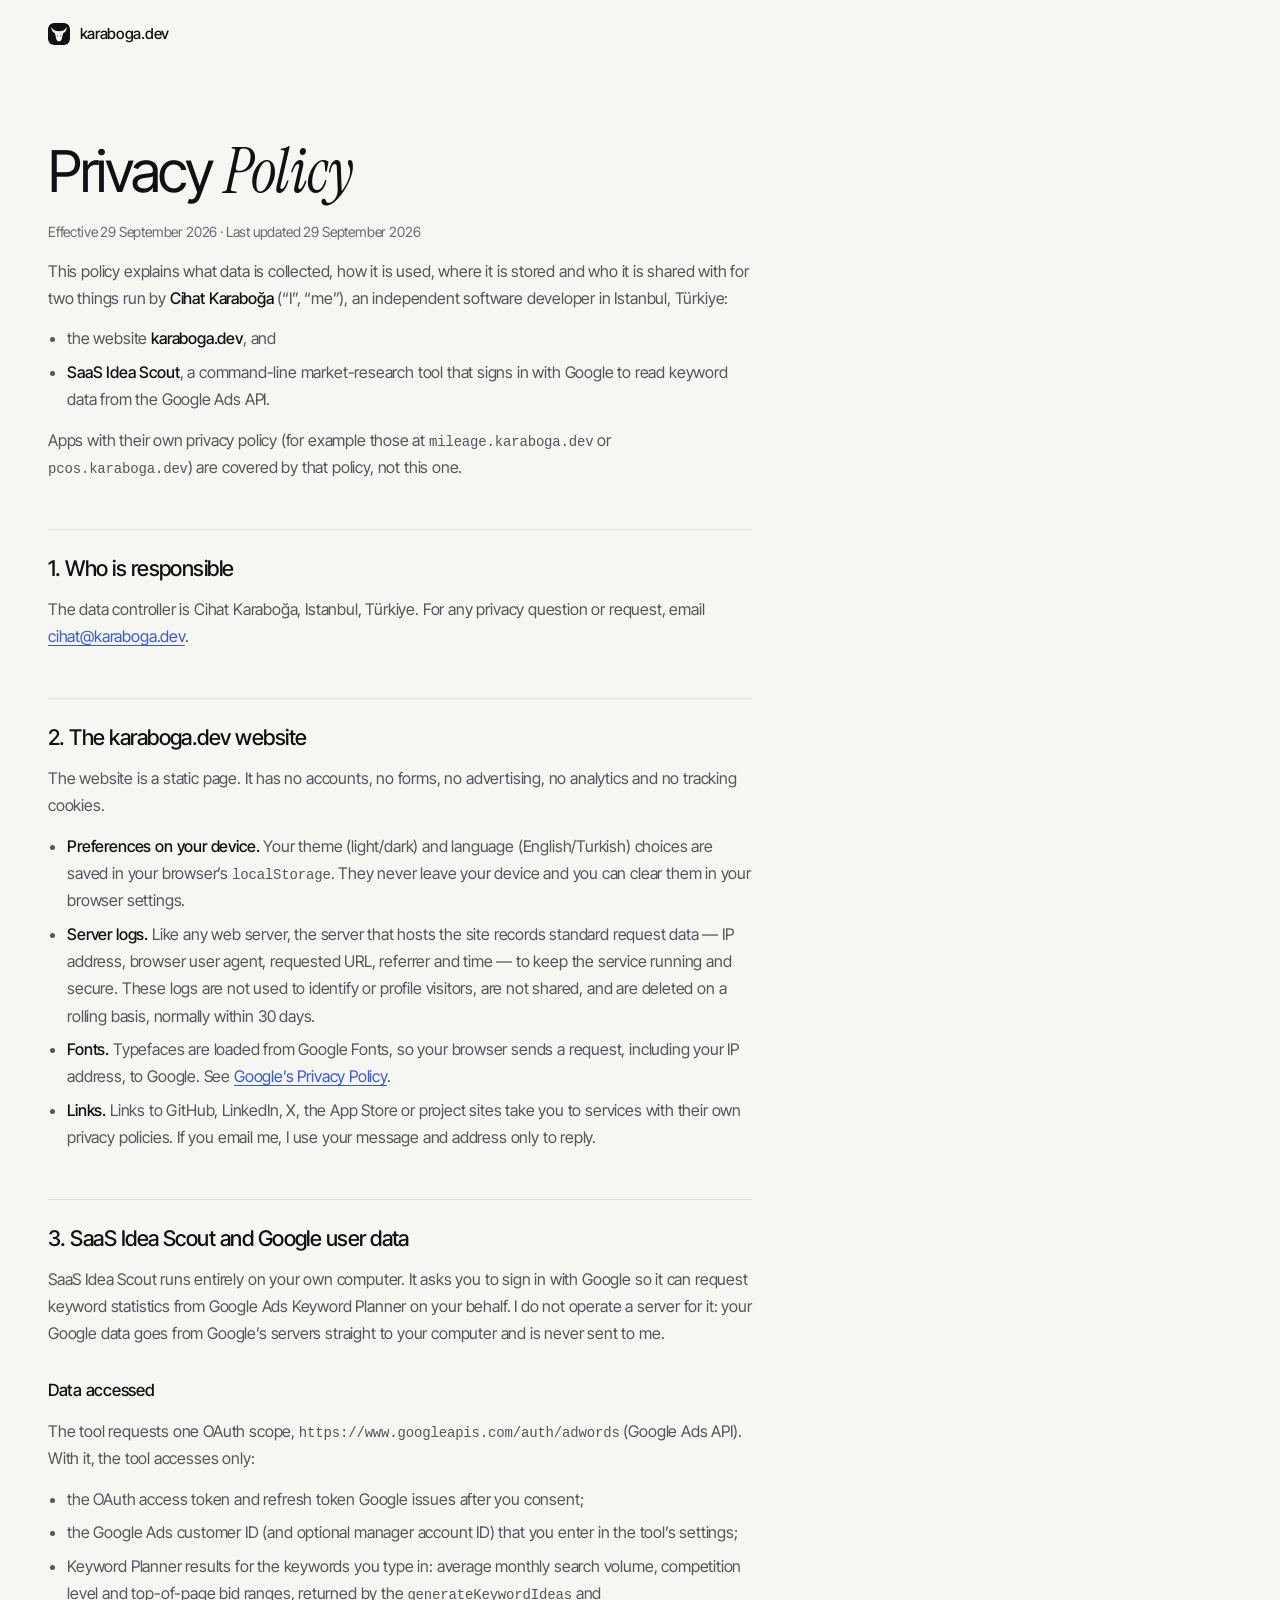
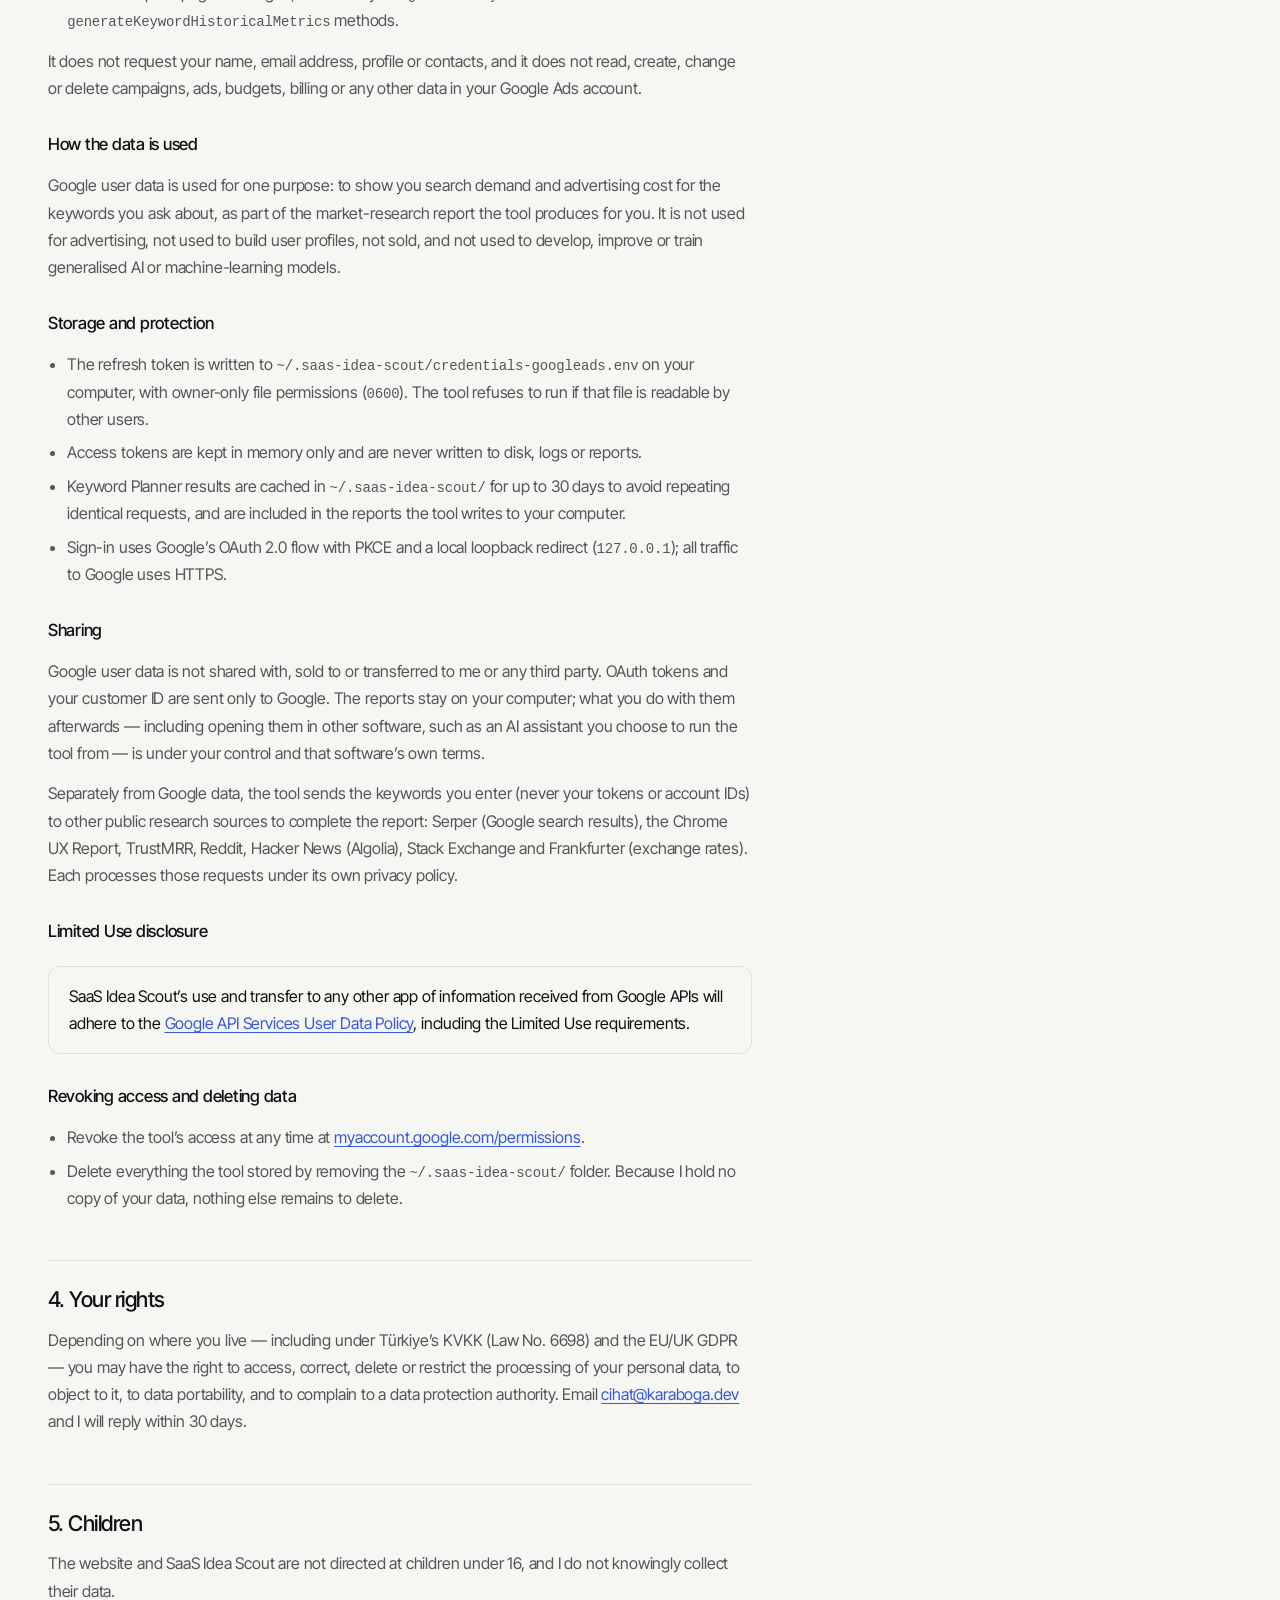
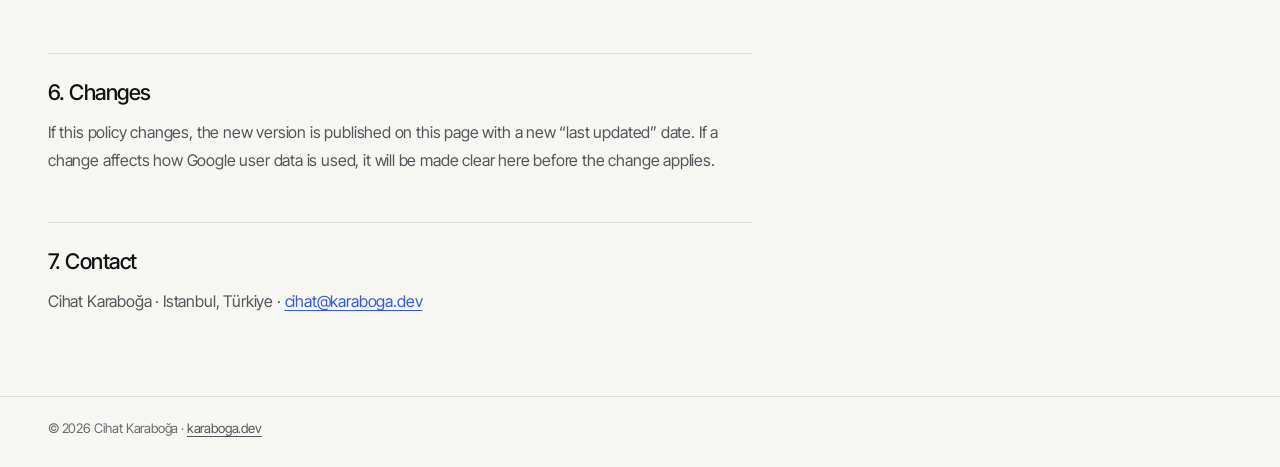
<file: privacy.html>
<!doctype html>
<html lang="en" data-theme="dark">
  <head>
    <meta charset="utf-8" />
    <meta name="viewport" content="width=device-width, initial-scale=1" />
    <title>Privacy Policy · Cihat Karaboğa</title>
    <meta
      name="description"
      content="How karaboga.dev and SaaS Idea Scout collect, use, store and share data, including data received from Google APIs."
    />
    <link rel="canonical" href="https://karaboga.dev/privacy" />
    <meta name="theme-color" id="theme-color" content="#0c0c0d" />
    <link rel="icon" href="/favicon.ico" sizes="48x48" />
    <link rel="icon" href="/favicon.svg" type="image/svg+xml" />
    <link rel="preconnect" href="https://fonts.googleapis.com" />
    <link rel="preconnect" href="https://fonts.gstatic.com" crossorigin />
    <link
      rel="stylesheet"
      href="https://fonts.googleapis.com/css2?family=Instrument+Serif:ital@1&family=Inter+Tight:wght@400;500&display=swap"
    />

    <!-- same pre-paint theme resolution as the home page -->
    <script>
      (function () {
        var d = document.documentElement;
        var stored = null;
        try {
          stored = localStorage.getItem("theme");
        } catch (_) {}
        var theme =
          stored === "dark" || stored === "light"
            ? stored
            : window.matchMedia("(prefers-color-scheme: dark)").matches
              ? "dark"
              : "light";
        d.setAttribute("data-theme", theme);
        var meta = document.getElementById("theme-color");
        if (meta) meta.content = theme === "dark" ? "#0c0c0d" : "#f6f6f3";
      })();
    </script>

    <style>
      *,
      *::before,
      *::after {
        box-sizing: border-box;
        margin: 0;
      }
      :root {
        --sans:
          "Inter Tight", -apple-system, BlinkMacSystemFont, "Segoe UI",
          sans-serif;
        --serif: "Instrument Serif", Georgia, "Times New Roman", serif;
        --pad: clamp(1.25rem, 4vw, 3rem);
      }
      [data-theme="light"] {
        --bg: #f6f6f3;
        --ink: #111113;
        --ink-2: #55555b;
        --ink-3: #6b6b72;
        --line: #e0e0db;
        --accent: #3659db;
        --accent-ink: #3659db;
        color-scheme: light;
      }
      [data-theme="dark"] {
        --bg: #0c0c0d;
        --ink: #ededeb;
        --ink-2: #a1a1a7;
        --ink-3: #8a8a91;
        --line: #242427;
        --accent: #3659db;
        --accent-ink: #8fa2ff;
        color-scheme: dark;
      }
      html {
        -webkit-text-size-adjust: 100%;
      }
      body {
        background: var(--bg);
        color: var(--ink);
        font: 400 1rem/1.7 var(--sans);
        letter-spacing: -0.011em;
        -webkit-font-smoothing: antialiased;
      }
      .wrap {
        width: 100%;
        max-width: 80rem;
        padding-inline: var(--pad);
        margin-inline: auto;
      }
      header .wrap {
        display: flex;
        align-items: center;
        min-height: 4.25rem;
      }
      .brand {
        display: inline-flex;
        align-items: center;
        gap: 0.6rem;
        min-height: 44px;
        font-size: 0.95rem;
        font-weight: 500;
        letter-spacing: -0.02em;
        color: inherit;
        text-decoration: none;
      }
      .brand img {
        width: 22px;
        height: 22px;
        border-radius: 6px;
      }
      main {
        padding-block: clamp(2rem, 6vw, 4.5rem) 5rem;
      }
      article {
        max-width: 44rem;
      }
      h1 {
        font-size: clamp(2.2rem, 5vw, 3.6rem);
        font-weight: 400;
        line-height: 1.05;
        letter-spacing: -0.04em;
      }
      .it {
        font-family: var(--serif);
        font-style: italic;
        font-size: 1.06em;
        letter-spacing: -0.01em;
      }
      .meta {
        margin-top: 1rem;
        color: var(--ink-3);
        font-size: 0.875rem;
      }
      h2 {
        margin-top: 3rem;
        padding-top: 1.5rem;
        border-top: 1px solid var(--line);
        font-size: 1.35rem;
        font-weight: 500;
        letter-spacing: -0.025em;
        line-height: 1.3;
      }
      h3 {
        margin-top: 1.75rem;
        font-size: 1.05rem;
        font-weight: 500;
        letter-spacing: -0.015em;
      }
      p,
      ul {
        margin-top: 0.85rem;
        color: var(--ink-2);
      }
      ul {
        padding-left: 1.2rem;
      }
      li + li {
        margin-top: 0.4rem;
      }
      strong {
        color: var(--ink);
        font-weight: 500;
      }
      code {
        font: 0.875em/1 ui-monospace, SFMono-Regular, Menlo, monospace;
        overflow-wrap: anywhere;
      }
      a {
        color: var(--accent-ink);
        text-underline-offset: 0.2em;
        overflow-wrap: anywhere;
      }
      .note {
        margin-top: 1.25rem;
        padding: 1rem 1.25rem;
        border: 1px solid var(--line);
        border-radius: 12px;
        color: var(--ink);
      }
      footer .wrap {
        padding-block: 1.25rem 1.75rem;
        border-top: 1px solid var(--line);
        color: var(--ink-3);
        font-size: 0.825rem;
      }
      footer a {
        color: var(--ink-2);
      }
      :focus-visible {
        outline: 2px solid var(--accent-ink);
        outline-offset: 4px;
        border-radius: 4px;
      }
    </style>
  </head>
  <body>
    <header>
      <div class="wrap">
        <a class="brand" href="/"
          ><img src="/favicon.svg" alt="" width="22" height="22" />karaboga.dev</a
        >
      </div>
    </header>

    <main>
      <div class="wrap">
        <article>
          <h1>Privacy <em class="it">Policy</em></h1>
          <p class="meta">Effective 29 September 2026 · Last updated 29 September 2026</p>

          <p>
            This policy explains what data is collected, how it is used, where
            it is stored and who it is shared with for two things run by
            <strong>Cihat Karaboğa</strong> (“I”, “me”), an independent software
            developer in Istanbul, Türkiye:
          </p>
          <ul>
            <li>the website <strong>karaboga.dev</strong>, and</li>
            <li>
              <strong>SaaS Idea Scout</strong>, a command-line market-research
              tool that signs in with Google to read keyword data from the
              Google Ads API.
            </li>
          </ul>
          <p>
            Apps with their own privacy policy (for example those at
            <code>mileage.karaboga.dev</code> or <code>pcos.karaboga.dev</code>)
            are covered by that policy, not this one.
          </p>

          <h2>1. Who is responsible</h2>
          <p>
            The data controller is Cihat Karaboğa, Istanbul, Türkiye. For any
            privacy question or request, email
            <a href="mailto:cihat@karaboga.dev">cihat@karaboga.dev</a>.
          </p>

          <h2>2. The karaboga.dev website</h2>
          <p>
            The website is a static page. It has no accounts, no forms, no
            advertising, no analytics and no tracking cookies.
          </p>
          <ul>
            <li>
              <strong>Preferences on your device.</strong> Your theme
              (light/dark) and language (English/Turkish) choices are saved in
              your browser’s <code>localStorage</code>. They never leave your
              device and you can clear them in your browser settings.
            </li>
            <li>
              <strong>Server logs.</strong> Like any web server, the server that
              hosts the site records standard request data — IP address,
              browser user agent, requested URL, referrer and time — to keep the
              service running and secure. These logs are not used to identify
              or profile visitors, are not shared, and are deleted on a rolling
              basis, normally within 30 days.
            </li>
            <li>
              <strong>Fonts.</strong> Typefaces are loaded from Google Fonts, so
              your browser sends a request, including your IP address, to Google.
              See
              <a href="https://policies.google.com/privacy" rel="noopener"
                >Google’s Privacy Policy</a
              >.
            </li>
            <li>
              <strong>Links.</strong> Links to GitHub, LinkedIn, X, the App Store
              or project sites take you to services with their own privacy
              policies. If you email me, I use your message and address only to
              reply.
            </li>
          </ul>

          <h2>3. SaaS Idea Scout and Google user data</h2>
          <p>
            SaaS Idea Scout runs entirely on your own computer. It asks you to
            sign in with Google so it can request keyword statistics from Google
            Ads Keyword Planner on your behalf. I do not operate a server for
            it: your Google data goes from Google’s servers straight to your
            computer and is never sent to me.
          </p>

          <h3>Data accessed</h3>
          <p>
            The tool requests one OAuth scope,
            <code>https://www.googleapis.com/auth/adwords</code> (Google Ads
            API). With it, the tool accesses only:
          </p>
          <ul>
            <li>
              the OAuth access token and refresh token Google issues after you
              consent;
            </li>
            <li>
              the Google Ads customer ID (and optional manager account ID) that
              you enter in the tool’s settings;
            </li>
            <li>
              Keyword Planner results for the keywords you type in: average
              monthly search volume, competition level and top-of-page bid
              ranges, returned by the <code>generateKeywordIdeas</code> and
              <code>generateKeywordHistoricalMetrics</code> methods.
            </li>
          </ul>
          <p>
            It does not request your name, email address, profile or contacts,
            and it does not read, create, change or delete campaigns, ads,
            budgets, billing or any other data in your Google Ads account.
          </p>

          <h3>How the data is used</h3>
          <p>
            Google user data is used for one purpose: to show you search demand
            and advertising cost for the keywords you ask about, as part of the
            market-research report the tool produces for you. It is not used for
            advertising, not used to build user profiles, not sold, and not used
            to develop, improve or train generalised AI or machine-learning
            models.
          </p>

          <h3>Storage and protection</h3>
          <ul>
            <li>
              The refresh token is written to
              <code>~/.saas-idea-scout/credentials-googleads.env</code> on your
              computer, with owner-only file permissions (<code>0600</code>). The
              tool refuses to run if that file is readable by other users.
            </li>
            <li>
              Access tokens are kept in memory only and are never written to
              disk, logs or reports.
            </li>
            <li>
              Keyword Planner results are cached in
              <code>~/.saas-idea-scout/</code> for up to 30 days to avoid
              repeating identical requests, and are included in the reports the
              tool writes to your computer.
            </li>
            <li>
              Sign-in uses Google’s OAuth 2.0 flow with PKCE and a local
              loopback redirect (<code>127.0.0.1</code>); all traffic to Google
              uses HTTPS.
            </li>
          </ul>

          <h3>Sharing</h3>
          <p>
            Google user data is not shared with, sold to or transferred to me or
            any third party. OAuth tokens and your customer ID are sent only to
            Google. The reports stay on your computer; what you do with them
            afterwards — including opening them in other software, such as an AI
            assistant you choose to run the tool from — is under your control and
            that software’s own terms.
          </p>
          <p>
            Separately from Google data, the tool sends the keywords you enter
            (never your tokens or account IDs) to other public research sources
            to complete the report: Serper (Google search results), the Chrome UX
            Report, TrustMRR, Reddit, Hacker News (Algolia), Stack Exchange and
            Frankfurter (exchange rates). Each processes those requests under its
            own privacy policy.
          </p>

          <h3>Limited Use disclosure</h3>
          <p class="note">
            SaaS Idea Scout’s use and transfer to any other app of information
            received from Google APIs will adhere to the
            <a
              href="https://developers.google.com/terms/api-services-user-data-policy"
              rel="noopener"
              >Google API Services User Data Policy</a
            >, including the Limited Use requirements.
          </p>

          <h3>Revoking access and deleting data</h3>
          <ul>
            <li>
              Revoke the tool’s access at any time at
              <a href="https://myaccount.google.com/permissions" rel="noopener"
                >myaccount.google.com/permissions</a
              >.
            </li>
            <li>
              Delete everything the tool stored by removing the
              <code>~/.saas-idea-scout/</code> folder. Because I hold no copy of
              your data, nothing else remains to delete.
            </li>
          </ul>

          <h2>4. Your rights</h2>
          <p>
            Depending on where you live — including under Türkiye’s KVKK (Law No.
            6698) and the EU/UK GDPR — you may have the right to access, correct,
            delete or restrict the processing of your personal data, to object to
            it, to data portability, and to complain to a data protection
            authority. Email
            <a href="mailto:cihat@karaboga.dev">cihat@karaboga.dev</a> and I will
            reply within 30 days.
          </p>

          <h2>5. Children</h2>
          <p>
            The website and SaaS Idea Scout are not directed at children under
            16, and I do not knowingly collect their data.
          </p>

          <h2>6. Changes</h2>
          <p>
            If this policy changes, the new version is published on this page
            with a new “last updated” date. If a change affects how Google user
            data is used, it will be made clear here before the change applies.
          </p>

          <h2>7. Contact</h2>
          <p>
            Cihat Karaboğa · Istanbul, Türkiye ·
            <a href="mailto:cihat@karaboga.dev">cihat@karaboga.dev</a>
          </p>
        </article>
      </div>
    </main>

    <footer>
      <div class="wrap">
        © 2026 Cihat Karaboğa · <a href="/">karaboga.dev</a>
      </div>
    </footer>
  </body>
</html>
</file>
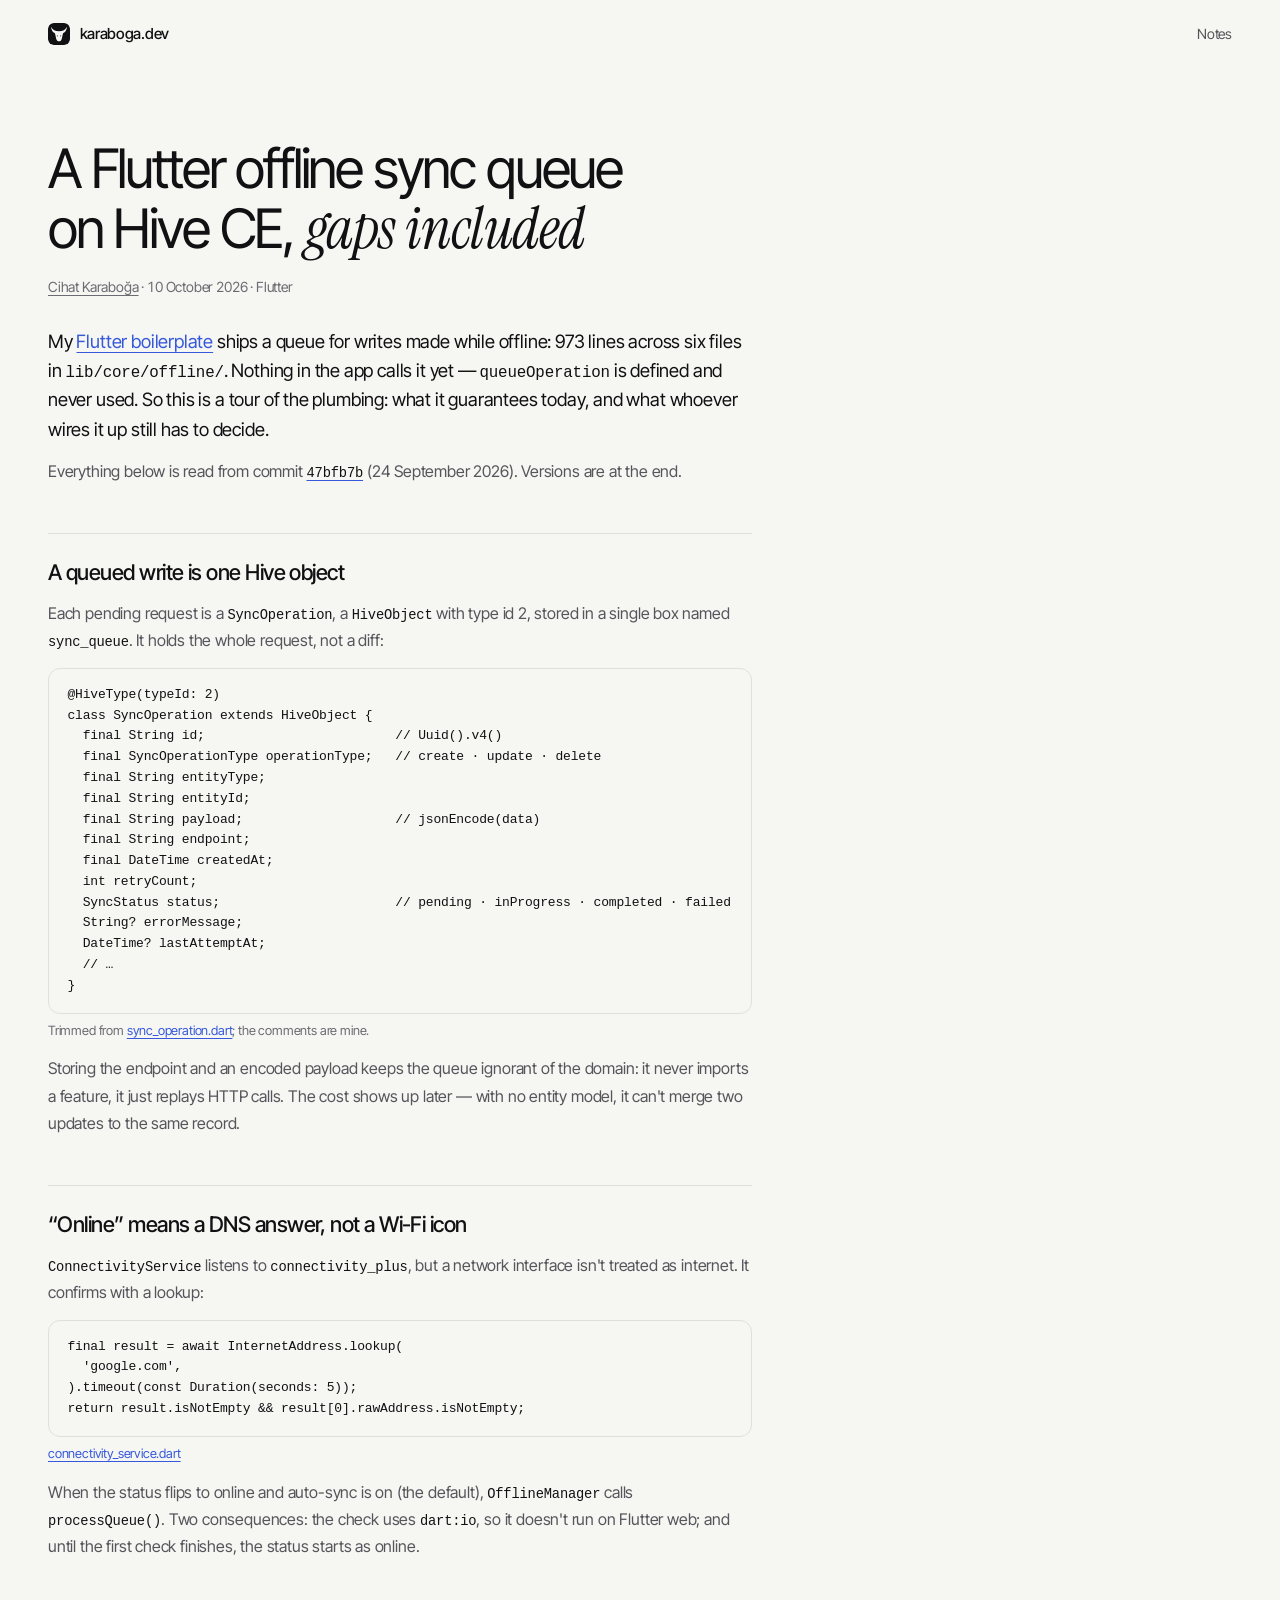
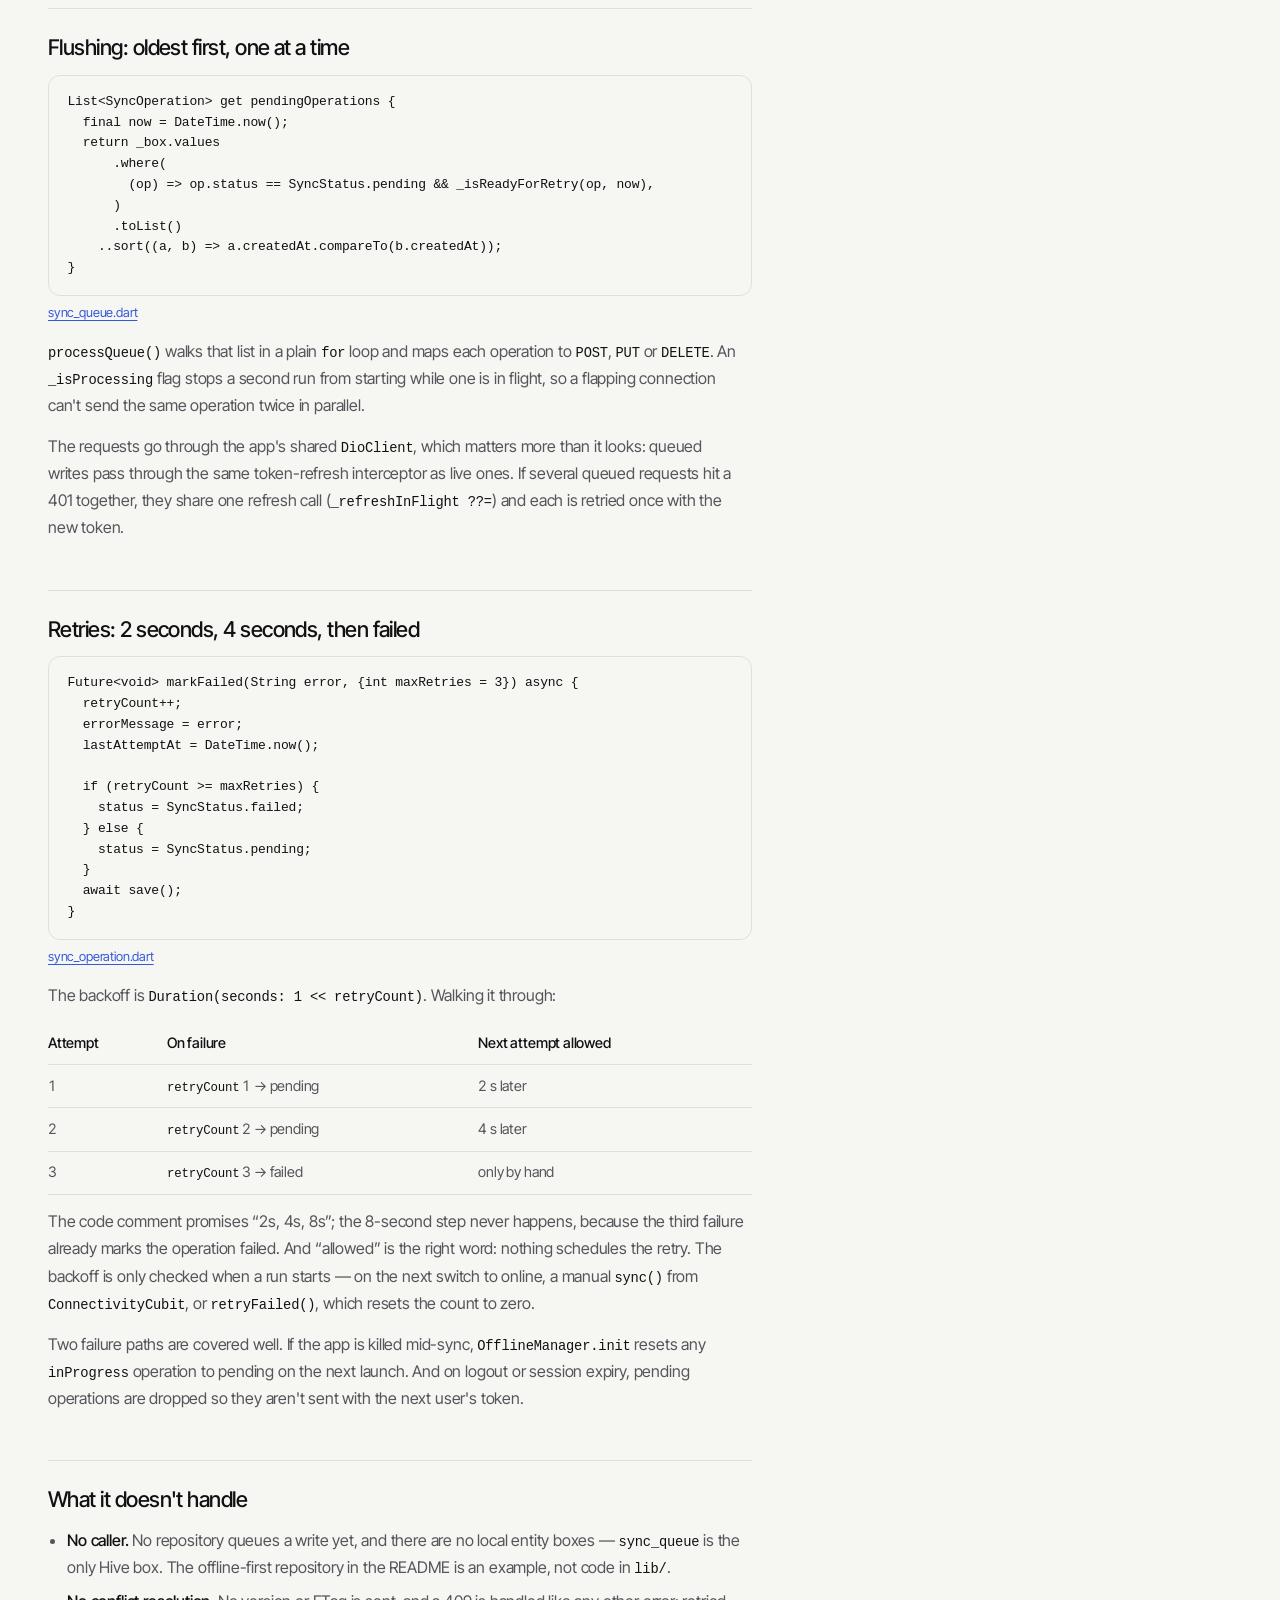
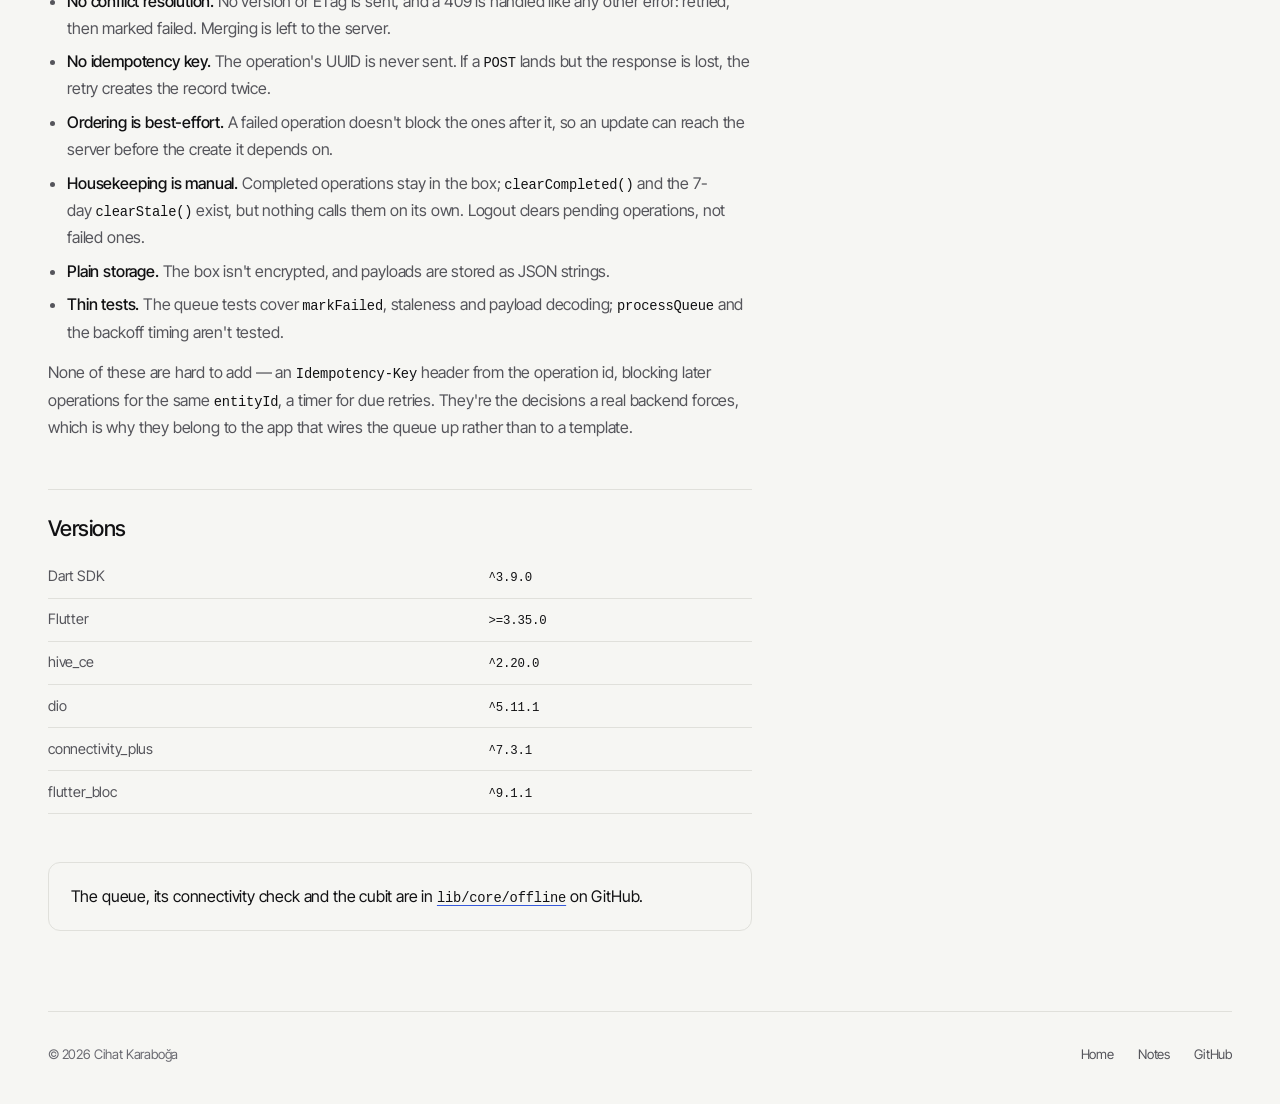
<file: notes/flutter-offline-sync-queue-hive-ce.html>
<!doctype html>
<html lang="en" data-theme="dark">
  <head>
    <meta charset="utf-8" />
    <meta name="viewport" content="width=device-width, initial-scale=1" />
    <title>A Flutter offline sync queue on Hive CE, gaps included · Cihat Karaboğa</title>
    <meta
      name="description"
      content="A Hive CE box of queued writes, flushed oldest-first through Dio once the device is back online, retried after 2 s and 4 s, then marked failed — and the conflict and idempotency handling it leaves out."
    />
    <meta name="author" content="Cihat Karaboğa" />
    <link rel="canonical" href="https://karaboga.dev/notes/flutter-offline-sync-queue-hive-ce" />
    <meta name="theme-color" id="theme-color" content="#0c0c0d" />

    <meta property="og:type" content="article" />
    <meta property="og:site_name" content="karaboga.dev" />
    <meta property="og:title" content="A Flutter offline sync queue on Hive CE, gaps included" />
    <meta
      property="og:description"
      content="How the sync queue in my Flutter boilerplate stores, orders, retries and drops offline writes — and what it doesn't handle yet."
    />
    <meta property="og:url" content="https://karaboga.dev/notes/flutter-offline-sync-queue-hive-ce" />
    <meta property="og:image" content="https://karaboga.dev/og.png" />
    <meta property="og:image:width" content="1200" />
    <meta property="og:image:height" content="630" />
    <meta property="article:published_time" content="2026-10-10" />
    <meta property="article:author" content="https://karaboga.dev/" />
    <meta name="twitter:card" content="summary_large_image" />
    <meta name="twitter:creator" content="@karabogadev" />

    <link rel="icon" href="/favicon.ico" sizes="48x48" />
    <link rel="icon" href="/favicon.svg" type="image/svg+xml" />
    <link rel="preconnect" href="https://fonts.googleapis.com" />
    <link rel="preconnect" href="https://fonts.gstatic.com" crossorigin />
    <link
      rel="stylesheet"
      href="https://fonts.googleapis.com/css2?family=Instrument+Serif:ital@1&family=Inter+Tight:wght@400;500&display=swap"
    />
    <link rel="stylesheet" href="/notes/notes.css" />

    <script type="application/ld+json">
      {
        "@context": "https://schema.org",
        "@type": "BlogPosting",
        "@id": "https://karaboga.dev/notes/flutter-offline-sync-queue-hive-ce#article",
        "url": "https://karaboga.dev/notes/flutter-offline-sync-queue-hive-ce",
        "mainEntityOfPage": "https://karaboga.dev/notes/flutter-offline-sync-queue-hive-ce",
        "headline": "A Flutter offline sync queue on Hive CE, gaps included",
        "description": "A Hive CE box of queued writes, flushed oldest-first through Dio once the device is back online, retried after 2 s and 4 s, then marked failed — and the conflict and idempotency handling it leaves out.",
        "datePublished": "2026-10-10",
        "dateModified": "2026-10-10",
        "inLanguage": "en",
        "image": "https://karaboga.dev/og.png",
        "keywords": ["Flutter", "offline-first", "Hive CE", "sync queue", "Dio", "BLoC"],
        "author": {
          "@type": "Person",
          "@id": "https://karaboga.dev/#person",
          "name": "Cihat Karaboğa",
          "url": "https://karaboga.dev/"
        },
        "publisher": { "@id": "https://karaboga.dev/#person" },
        "isPartOf": { "@id": "https://karaboga.dev/notes/#blog" },
        "about": {
          "@type": "SoftwareSourceCode",
          "name": "Flutter App Boilerplate",
          "codeRepository": "https://github.com/karabogadev/flutter_app_boilerplate",
          "programmingLanguage": "Dart"
        }
      }
    </script>

    <!-- same pre-paint theme resolution as the home page -->
    <script>
      (function () {
        var d = document.documentElement;
        var stored = null;
        try {
          stored = localStorage.getItem("theme");
        } catch (_) {}
        var theme =
          stored === "dark" || stored === "light"
            ? stored
            : window.matchMedia("(prefers-color-scheme: dark)").matches
              ? "dark"
              : "light";
        d.setAttribute("data-theme", theme);
        var meta = document.getElementById("theme-color");
        if (meta) meta.content = theme === "dark" ? "#0c0c0d" : "#f6f6f3";
      })();
    </script>
  </head>
  <body>
    <header>
      <div class="wrap">
        <a class="brand" href="/"
          ><img src="/favicon.svg" alt="" width="22" height="22" />karaboga.dev</a
        >
        <a class="crumb" href="/notes/">Notes</a>
      </div>
    </header>

    <main>
      <div class="wrap">
        <article>
          <h1>A Flutter offline sync queue on Hive CE, <em class="it">gaps included</em></h1>
          <p class="meta">
            <a href="/">Cihat Karaboğa</a> ·
            <time datetime="2026-10-10">10 October 2026</time> · Flutter
          </p>

          <p class="lead">
            My
            <a href="https://github.com/karabogadev/flutter_app_boilerplate"
              >Flutter boilerplate</a
            >
            ships a queue for writes made while offline: 973 lines across six
            files in <code>lib/core/offline/</code>. Nothing in the
            app calls it yet — <code>queueOperation</code> is defined and never
            used. So this is a tour of the plumbing: what it guarantees today,
            and what whoever wires it up still has to decide.
          </p>

          <p>
            Everything below is read from commit
            <a
              href="https://github.com/karabogadev/flutter_app_boilerplate/tree/47bfb7b3a0f58499d766772d00a3c93db404838b"
              ><code>47bfb7b</code></a
            >
            (24 September 2026). Versions are at the end.
          </p>

          <h2>A queued write is one Hive object</h2>
          <p>
            Each pending request is a <code>SyncOperation</code>, a
            <code>HiveObject</code> with type id 2, stored in a single box
            named <code>sync_queue</code>. It holds the whole request, not a
            diff:
          </p>
          <pre><code>@HiveType(typeId: 2)
class SyncOperation extends HiveObject {
  final String id;                         // Uuid().v4()
  final SyncOperationType operationType;   // create · update · delete
  final String entityType;
  final String entityId;
  final String payload;                    // jsonEncode(data)
  final String endpoint;
  final DateTime createdAt;
  int retryCount;
  SyncStatus status;                       // pending · inProgress · completed · failed
  String? errorMessage;
  DateTime? lastAttemptAt;
  // …
}</code></pre>
          <p class="src">
            Trimmed from
            <a
              href="https://github.com/karabogadev/flutter_app_boilerplate/blob/47bfb7b3a0f58499d766772d00a3c93db404838b/lib/core/offline/sync_operation.dart#L10-L45"
              >sync_operation.dart</a
            >; the comments are mine.
          </p>
          <p>
            Storing the endpoint and an encoded payload keeps the queue
            ignorant of the domain: it never imports a feature, it just replays
            HTTP calls. The cost shows up later — with no entity model, it
            can't merge two updates to the same record.
          </p>

          <h2>“Online” means a DNS answer, not a Wi-Fi icon</h2>
          <p>
            <code>ConnectivityService</code> listens to
            <code>connectivity_plus</code>, but a network interface isn't
            treated as internet. It confirms with a lookup:
          </p>
          <pre><code>final result = await InternetAddress.lookup(
  'google.com',
).timeout(const Duration(seconds: 5));
return result.isNotEmpty &amp;&amp; result[0].rawAddress.isNotEmpty;</code></pre>
          <p class="src">
            <a
              href="https://github.com/karabogadev/flutter_app_boilerplate/blob/47bfb7b3a0f58499d766772d00a3c93db404838b/lib/core/offline/connectivity_service.dart#L80-L90"
              >connectivity_service.dart</a
            >
          </p>
          <p>
            When the status flips to online and auto-sync is on (the default),
            <code>OfflineManager</code> calls <code>processQueue()</code>. Two
            consequences: the check uses <code>dart:io</code>, so it doesn't run
            on Flutter web; and until the first check finishes, the status
            starts as online.
          </p>

          <h2>Flushing: oldest first, one at a time</h2>
          <pre><code>List&lt;SyncOperation&gt; get pendingOperations {
  final now = DateTime.now();
  return _box.values
      .where(
        (op) =&gt; op.status == SyncStatus.pending &amp;&amp; _isReadyForRetry(op, now),
      )
      .toList()
    ..sort((a, b) =&gt; a.createdAt.compareTo(b.createdAt));
}</code></pre>
          <p class="src">
            <a
              href="https://github.com/karabogadev/flutter_app_boilerplate/blob/47bfb7b3a0f58499d766772d00a3c93db404838b/lib/core/offline/sync_queue.dart#L54-L62"
              >sync_queue.dart</a
            >
          </p>
          <p>
            <code>processQueue()</code> walks that list in a plain
            <code>for</code> loop and maps each operation to
            <code>POST</code>, <code>PUT</code> or <code>DELETE</code>. An
            <code>_isProcessing</code> flag stops a second run from starting
            while one is in flight, so a flapping connection can't send the
            same operation twice in parallel.
          </p>
          <p>
            The requests go through the app's shared <code>DioClient</code>,
            which matters more than it looks: queued writes pass through the
            same token-refresh interceptor as live ones. If several queued
            requests hit a 401 together, they share one refresh call
            (<code>_refreshInFlight ??=</code>) and each is retried once with
            the new token.
          </p>

          <h2>Retries: 2 seconds, 4 seconds, then failed</h2>
          <pre><code>Future&lt;void&gt; markFailed(String error, {int maxRetries = 3}) async {
  retryCount++;
  errorMessage = error;
  lastAttemptAt = DateTime.now();

  if (retryCount &gt;= maxRetries) {
    status = SyncStatus.failed;
  } else {
    status = SyncStatus.pending;
  }
  await save();
}</code></pre>
          <p class="src">
            <a
              href="https://github.com/karabogadev/flutter_app_boilerplate/blob/47bfb7b3a0f58499d766772d00a3c93db404838b/lib/core/offline/sync_operation.dart#L102-L114"
              >sync_operation.dart</a
            >
          </p>
          <p>
            The backoff is <code>Duration(seconds: 1 &lt;&lt; retryCount)</code>.
            Walking it through:
          </p>
          <div class="table">
            <table>
              <thead>
                <tr><th scope="col">Attempt</th><th scope="col">On failure</th><th scope="col">Next attempt allowed</th></tr>
              </thead>
              <tbody>
                <tr><td>1</td><td><code>retryCount</code> 1 → pending</td><td>2 s later</td></tr>
                <tr><td>2</td><td><code>retryCount</code> 2 → pending</td><td>4 s later</td></tr>
                <tr><td>3</td><td><code>retryCount</code> 3 → failed</td><td>only by hand</td></tr>
              </tbody>
            </table>
          </div>
          <p>
            The code comment promises “2s, 4s, 8s”; the 8-second step never
            happens, because the third failure already marks the operation
            failed. And “allowed” is the right word: nothing schedules the
            retry. The backoff is only checked when a run starts — on the next
            switch to online, a manual <code>sync()</code> from
            <code>ConnectivityCubit</code>, or <code>retryFailed()</code>,
            which resets the count to zero.
          </p>
          <p>
            Two failure paths are covered well. If the app is killed mid-sync,
            <code>OfflineManager.init</code> resets any
            <code>inProgress</code> operation to pending on the next launch.
            And on logout or session expiry, pending operations are dropped so
            they aren't sent with the next user's token.
          </p>

          <h2>What it doesn't handle</h2>
          <ul>
            <li>
              <strong>No caller.</strong> No repository queues a write yet, and
              there are no local entity boxes — <code>sync_queue</code> is the
              only Hive box. The offline-first repository in the README is an
              example, not code in <code>lib/</code>.
            </li>
            <li>
              <strong>No conflict resolution.</strong> No version or ETag is
              sent, and a 409 is handled like any other error: retried, then
              marked failed. Merging is left to the server.
            </li>
            <li>
              <strong>No idempotency key.</strong> The operation's UUID is never
              sent. If a <code>POST</code> lands but the response is lost, the
              retry creates the record twice.
            </li>
            <li>
              <strong>Ordering is best-effort.</strong> A failed operation
              doesn't block the ones after it, so an update can reach the
              server before the create it depends on.
            </li>
            <li>
              <strong>Housekeeping is manual.</strong> Completed operations
              stay in the box; <code>clearCompleted()</code> and the 7-day
              <code>clearStale()</code> exist, but nothing calls them on its
              own. Logout clears pending operations, not failed ones.
            </li>
            <li>
              <strong>Plain storage.</strong> The box isn't encrypted, and
              payloads are stored as JSON strings.
            </li>
            <li>
              <strong>Thin tests.</strong> The queue tests cover
              <code>markFailed</code>, staleness and payload decoding;
              <code>processQueue</code> and the backoff timing aren't tested.
            </li>
          </ul>
          <p>
            None of these are hard to add — an <code>Idempotency-Key</code>
            header from the operation id, blocking later operations for the
            same <code>entityId</code>, a timer for due retries. They're the
            decisions a real backend forces, which is why they belong to the
            app that wires the queue up rather than to a template.
          </p>

          <h2>Versions</h2>
          <div class="table">
            <table>
              <tbody>
                <tr><td>Dart SDK</td><td><code>^3.9.0</code></td></tr>
                <tr><td>Flutter</td><td><code>&gt;=3.35.0</code></td></tr>
                <tr><td>hive_ce</td><td><code>^2.20.0</code></td></tr>
                <tr><td>dio</td><td><code>^5.11.1</code></td></tr>
                <tr><td>connectivity_plus</td><td><code>^7.3.1</code></td></tr>
                <tr><td>flutter_bloc</td><td><code>^9.1.1</code></td></tr>
              </tbody>
            </table>
          </div>

          <div class="next">
            <p>
              The queue, its connectivity check and the cubit are in
              <a
                href="https://github.com/karabogadev/flutter_app_boilerplate/tree/47bfb7b3a0f58499d766772d00a3c93db404838b/lib/core/offline"
                ><code>lib/core/offline</code></a
              >
              on GitHub.
            </p>
          </div>
        </article>
      </div>
    </main>

    <footer>
      <div class="wrap">
        <div class="footer-inner">
          <span>© 2026 Cihat Karaboğa</span>
          <nav aria-label="Site">
            <a href="/">Home</a><a href="/notes/">Notes</a
            ><a href="https://github.com/karabogadev" rel="me noopener">GitHub</a>
          </nav>
        </div>
      </div>
    </footer>
  </body>
</html>
</file>
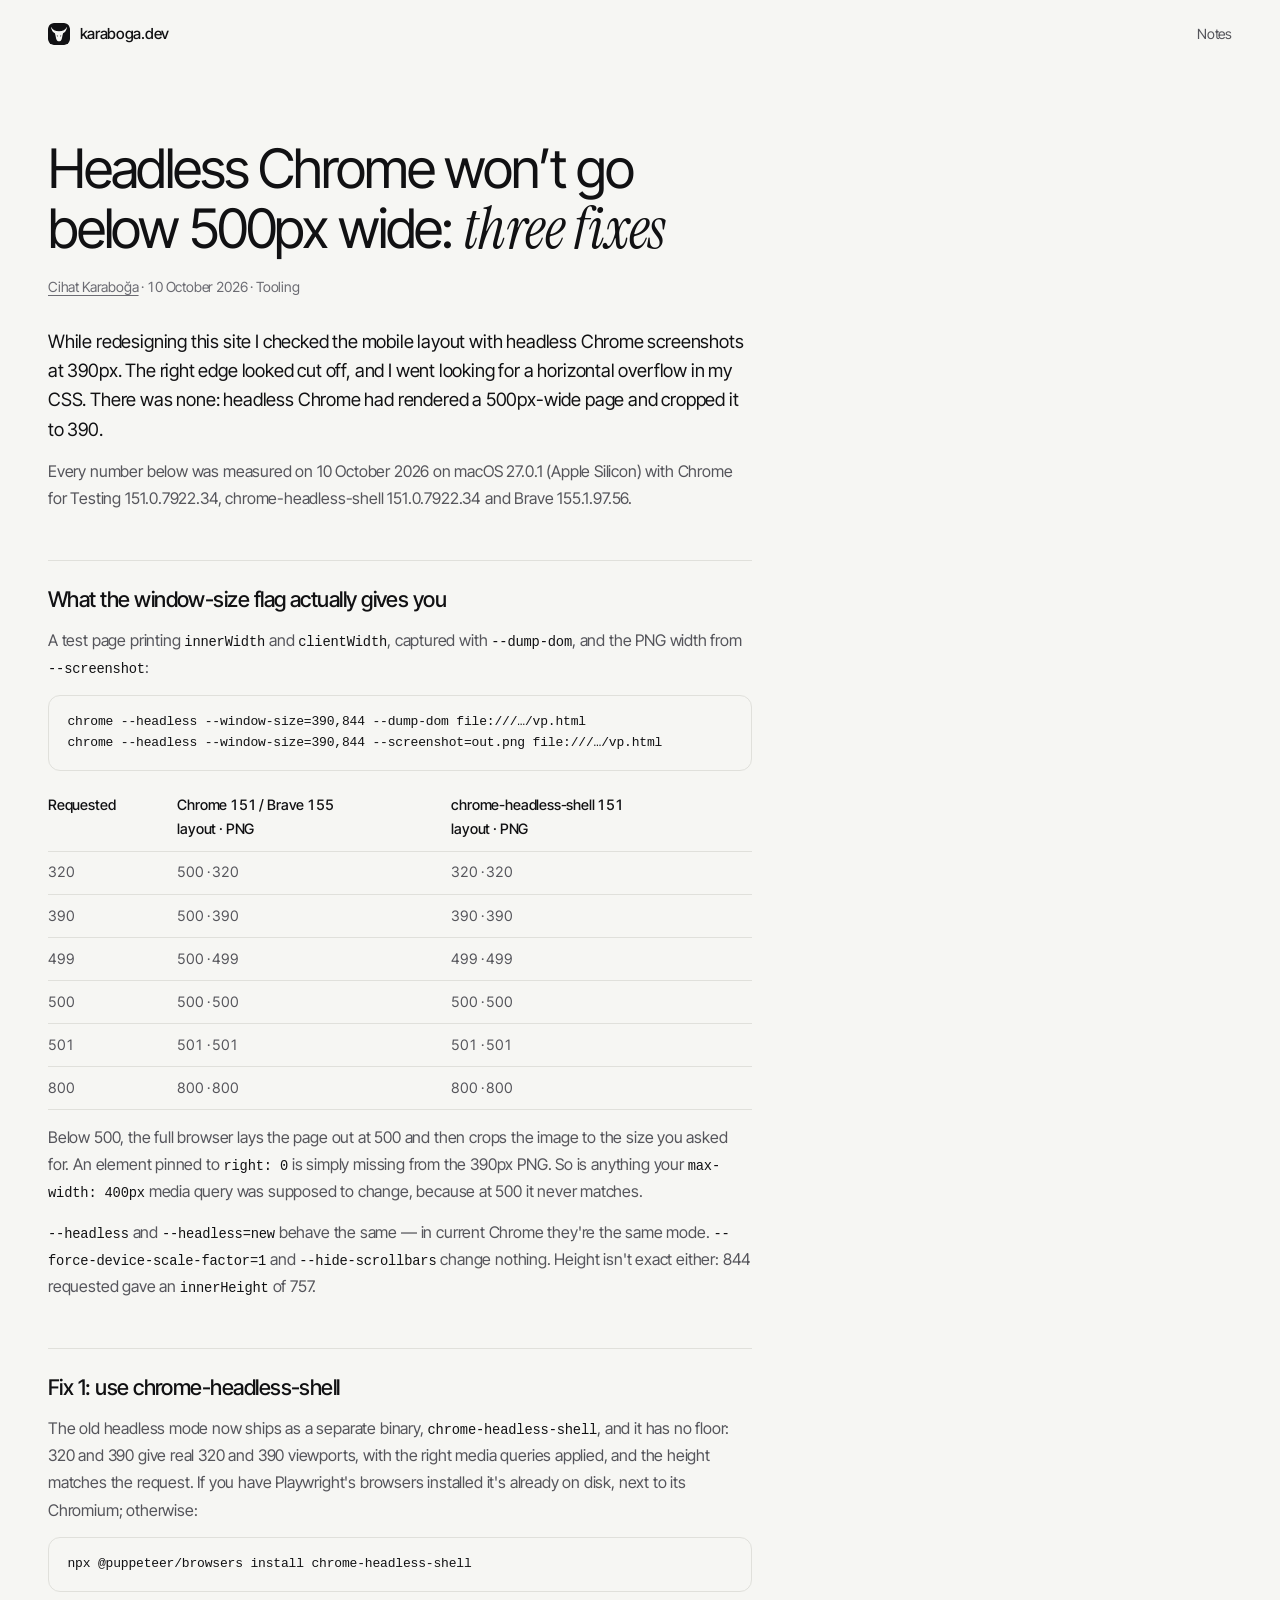
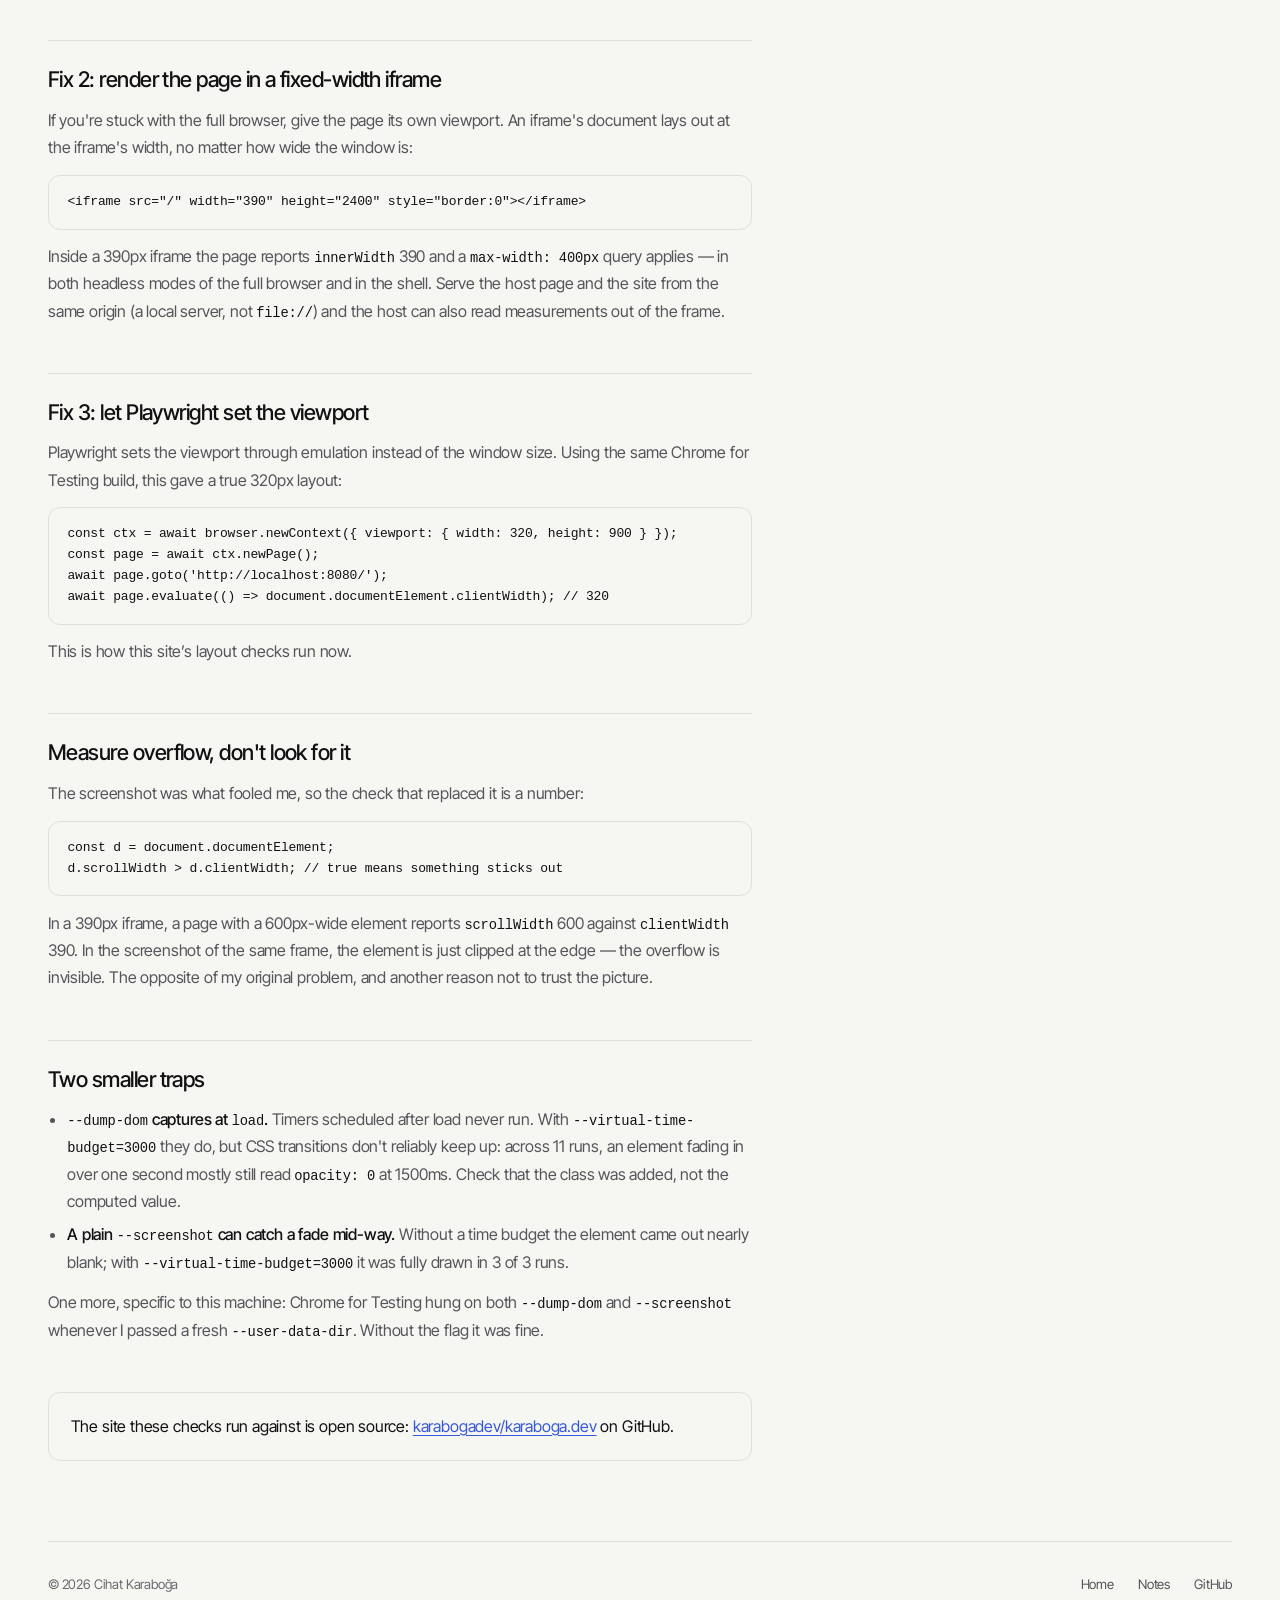
<file: notes/headless-chrome-500px-minimum-width.html>
<!doctype html>
<html lang="en" data-theme="dark">
  <head>
    <meta charset="utf-8" />
    <meta name="viewport" content="width=device-width, initial-scale=1" />
    <title>Headless Chrome won’t go below 500px wide: three fixes · Cihat Karaboğa</title>
    <meta
      name="description"
      content="Headless Chrome clamps --window-size to a 500px-wide layout viewport, so a 390px screenshot is a cropped 500px page. chrome-headless-shell, a fixed-width iframe, or Playwright’s viewport give a real 390."
    />
    <meta name="author" content="Cihat Karaboğa" />
    <link rel="canonical" href="https://karaboga.dev/notes/headless-chrome-500px-minimum-width" />
    <meta name="theme-color" id="theme-color" content="#0c0c0d" />

    <meta property="og:type" content="article" />
    <meta property="og:site_name" content="karaboga.dev" />
    <meta property="og:title" content="Headless Chrome won’t go below 500px wide: three fixes" />
    <meta
      property="og:description"
      content="A 390px screenshot from headless Chrome is a cropped 500px layout. What I measured, and three ways to get a real narrow viewport."
    />
    <meta property="og:url" content="https://karaboga.dev/notes/headless-chrome-500px-minimum-width" />
    <meta property="og:image" content="https://karaboga.dev/og.png" />
    <meta property="og:image:width" content="1200" />
    <meta property="og:image:height" content="630" />
    <meta property="article:published_time" content="2026-10-10" />
    <meta property="article:author" content="https://karaboga.dev/" />
    <meta name="twitter:card" content="summary_large_image" />
    <meta name="twitter:creator" content="@karabogadev" />

    <link rel="icon" href="/favicon.ico" sizes="48x48" />
    <link rel="icon" href="/favicon.svg" type="image/svg+xml" />
    <link rel="preconnect" href="https://fonts.googleapis.com" />
    <link rel="preconnect" href="https://fonts.gstatic.com" crossorigin />
    <link
      rel="stylesheet"
      href="https://fonts.googleapis.com/css2?family=Instrument+Serif:ital@1&family=Inter+Tight:wght@400;500&display=swap"
    />
    <link rel="stylesheet" href="/notes/notes.css" />

    <script type="application/ld+json">
      {
        "@context": "https://schema.org",
        "@type": "BlogPosting",
        "@id": "https://karaboga.dev/notes/headless-chrome-500px-minimum-width#article",
        "url": "https://karaboga.dev/notes/headless-chrome-500px-minimum-width",
        "mainEntityOfPage": "https://karaboga.dev/notes/headless-chrome-500px-minimum-width",
        "headline": "Headless Chrome won’t go below 500px wide: three fixes",
        "description": "Headless Chrome clamps --window-size to a 500px-wide layout viewport, so a 390px screenshot is a cropped 500px page. chrome-headless-shell, a fixed-width iframe, or Playwright’s viewport give a real 390.",
        "datePublished": "2026-10-10",
        "dateModified": "2026-10-10",
        "inLanguage": "en",
        "image": "https://karaboga.dev/og.png",
        "keywords": ["headless Chrome", "chrome-headless-shell", "window-size", "responsive testing", "Playwright"],
        "author": {
          "@type": "Person",
          "@id": "https://karaboga.dev/#person",
          "name": "Cihat Karaboğa",
          "url": "https://karaboga.dev/"
        },
        "publisher": { "@id": "https://karaboga.dev/#person" },
        "isPartOf": { "@id": "https://karaboga.dev/notes/#blog" }
      }
    </script>

    <!-- same pre-paint theme resolution as the home page -->
    <script>
      (function () {
        var d = document.documentElement;
        var stored = null;
        try {
          stored = localStorage.getItem("theme");
        } catch (_) {}
        var theme =
          stored === "dark" || stored === "light"
            ? stored
            : window.matchMedia("(prefers-color-scheme: dark)").matches
              ? "dark"
              : "light";
        d.setAttribute("data-theme", theme);
        var meta = document.getElementById("theme-color");
        if (meta) meta.content = theme === "dark" ? "#0c0c0d" : "#f6f6f3";
      })();
    </script>
  </head>
  <body>
    <header>
      <div class="wrap">
        <a class="brand" href="/"
          ><img src="/favicon.svg" alt="" width="22" height="22" />karaboga.dev</a
        >
        <a class="crumb" href="/notes/">Notes</a>
      </div>
    </header>

    <main>
      <div class="wrap">
        <article>
          <h1>Headless Chrome won’t go below 500px wide: <em class="it">three fixes</em></h1>
          <p class="meta">
            <a href="/">Cihat Karaboğa</a> ·
            <time datetime="2026-10-10">10 October 2026</time> · Tooling
          </p>

          <p class="lead">
            While redesigning this site I checked the mobile layout with
            headless Chrome screenshots at 390px. The right edge looked cut
            off, and I went looking for a horizontal overflow in my CSS. There
            was none: headless Chrome had rendered a 500px-wide page and
            cropped it to 390.
          </p>

          <p>
            Every number below was measured on 10 October 2026 on macOS 27.0.1
            (Apple Silicon) with Chrome for Testing 151.0.7922.34,
            chrome-headless-shell 151.0.7922.34 and Brave 155.1.97.56.
          </p>

          <h2>What the window-size flag actually gives you</h2>
          <p>
            A test page printing <code>innerWidth</code> and
            <code>clientWidth</code>, captured with
            <code>--dump-dom</code>, and the PNG width from
            <code>--screenshot</code>:
          </p>
          <pre><code>chrome --headless --window-size=390,844 --dump-dom file:///…/vp.html
chrome --headless --window-size=390,844 --screenshot=out.png file:///…/vp.html</code></pre>
          <div class="table">
            <table>
              <thead>
                <tr>
                  <th scope="col">Requested</th>
                  <th scope="col">Chrome 151 / Brave 155<br />layout · PNG</th>
                  <th scope="col">chrome-headless-shell 151<br />layout · PNG</th>
                </tr>
              </thead>
              <tbody>
                <tr><td>320</td><td>500 · 320</td><td>320 · 320</td></tr>
                <tr><td>390</td><td>500 · 390</td><td>390 · 390</td></tr>
                <tr><td>499</td><td>500 · 499</td><td>499 · 499</td></tr>
                <tr><td>500</td><td>500 · 500</td><td>500 · 500</td></tr>
                <tr><td>501</td><td>501 · 501</td><td>501 · 501</td></tr>
                <tr><td>800</td><td>800 · 800</td><td>800 · 800</td></tr>
              </tbody>
            </table>
          </div>
          <p>
            Below 500, the full browser lays the page out at 500 and then
            crops the image to the size you asked for. An element pinned to
            <code>right: 0</code> is simply missing from the 390px PNG. So is
            anything your <code>max-width: 400px</code> media query was supposed
            to change, because at 500 it never matches.
          </p>
          <p>
            <code>--headless</code> and <code>--headless=new</code> behave the
            same — in current Chrome they're the same mode.
            <code>--force-device-scale-factor=1</code> and
            <code>--hide-scrollbars</code> change nothing. Height isn't exact
            either: 844 requested gave an <code>innerHeight</code> of 757.
          </p>

          <h2>Fix 1: use chrome-headless-shell</h2>
          <p>
            The old headless mode now ships as a separate binary,
            <code>chrome-headless-shell</code>, and it has no floor: 320 and 390
            give real 320 and 390 viewports, with the right media queries
            applied, and the height matches the request. If you have
            Playwright's browsers installed it's already on disk, next to its
            Chromium; otherwise:
          </p>
          <pre><code>npx @puppeteer/browsers install chrome-headless-shell</code></pre>

          <h2>Fix 2: render the page in a fixed-width iframe</h2>
          <p>
            If you're stuck with the full browser, give the page its own
            viewport. An iframe's document lays out at the iframe's width, no
            matter how wide the window is:
          </p>
          <pre><code>&lt;iframe src="/" width="390" height="2400" style="border:0"&gt;&lt;/iframe&gt;</code></pre>
          <p>
            Inside a 390px iframe the page reports
            <code>innerWidth</code> 390 and a
            <code>max-width: 400px</code> query applies — in both headless
            modes of the full browser and in the shell. Serve the host page and the site from the
            same origin (a local server, not <code>file://</code>) and the host
            can also read measurements out of the frame.
          </p>

          <h2>Fix 3: let Playwright set the viewport</h2>
          <p>
            Playwright sets the viewport through emulation instead of the window
            size. Using the same Chrome for Testing build, this gave a true
            320px layout:
          </p>
          <pre><code>const ctx = await browser.newContext({ viewport: { width: 320, height: 900 } });
const page = await ctx.newPage();
await page.goto('http://localhost:8080/');
await page.evaluate(() =&gt; document.documentElement.clientWidth); // 320</code></pre>
          <p>This is how this site’s layout checks run now.</p>

          <h2>Measure overflow, don't look for it</h2>
          <p>
            The screenshot was what fooled me, so the check that replaced it is
            a number:
          </p>
          <pre><code>const d = document.documentElement;
d.scrollWidth &gt; d.clientWidth; // true means something sticks out</code></pre>
          <p>
            In a 390px iframe, a page with a 600px-wide element reports
            <code>scrollWidth</code> 600 against <code>clientWidth</code> 390.
            In the screenshot of the same frame, the element is just clipped
            at the edge — the overflow is invisible. The opposite of my
            original problem, and another reason not to trust the picture.
          </p>

          <h2>Two smaller traps</h2>
          <ul>
            <li>
              <strong><code>--dump-dom</code> captures at <code>load</code>.</strong>
              Timers scheduled after load never run. With
              <code>--virtual-time-budget=3000</code> they do, but CSS
              transitions don't reliably keep up: across 11 runs, an element
              fading in over one second mostly still read
              <code>opacity: 0</code> at 1500ms. Check that the class was added,
              not the computed value.
            </li>
            <li>
              <strong>A plain <code>--screenshot</code> can catch a fade
              mid-way.</strong> Without a time budget the element came out
              nearly blank; with <code>--virtual-time-budget=3000</code> it was
              fully drawn in 3 of 3 runs.
            </li>
          </ul>
          <p>
            One more, specific to this machine: Chrome for Testing hung on both
            <code>--dump-dom</code> and <code>--screenshot</code> whenever I
            passed a fresh <code>--user-data-dir</code>. Without the flag it was
            fine.
          </p>

          <div class="next">
            <p>
              The site these checks run against is open source:
              <a href="https://github.com/karabogadev/karaboga.dev"
                >karabogadev/karaboga.dev</a
              >
              on GitHub.
            </p>
          </div>
        </article>
      </div>
    </main>

    <footer>
      <div class="wrap">
        <div class="footer-inner">
          <span>© 2026 Cihat Karaboğa</span>
          <nav aria-label="Site">
            <a href="/">Home</a><a href="/notes/">Notes</a
            ><a href="https://github.com/karabogadev" rel="me noopener">GitHub</a>
          </nav>
        </div>
      </div>
    </footer>
  </body>
</html>
</file>
<file: notes/notes.css>
/* Shared by every page under /notes/. Tokens mirror index.html (see DESIGN.md). */
*,
*::before,
*::after {
  box-sizing: border-box;
  margin: 0;
}
:root {
  --sans: "Inter Tight", -apple-system, BlinkMacSystemFont, "Segoe UI", sans-serif;
  --serif: "Instrument Serif", Georgia, "Times New Roman", serif;
  --mono: ui-monospace, SFMono-Regular, Menlo, monospace;
  --pad: clamp(1.25rem, 4vw, 3rem);
}
[data-theme="light"] {
  --bg: #f6f6f3;
  --ink: #111113;
  --ink-2: #55555b;
  --ink-3: #6b6b72;
  --line: #e0e0db;
  --accent: #3659db;
  --accent-ink: #3659db;
  color-scheme: light;
}
[data-theme="dark"] {
  --bg: #0c0c0d;
  --ink: #ededeb;
  --ink-2: #a1a1a7;
  --ink-3: #8a8a91;
  --line: #242427;
  --accent: #3659db;
  --accent-ink: #8fa2ff;
  color-scheme: dark;
}
html {
  -webkit-text-size-adjust: 100%;
}
body {
  min-height: 100dvh;
  display: flex;
  flex-direction: column;
  background: var(--bg);
  color: var(--ink);
  font: 400 1rem/1.7 var(--sans);
  letter-spacing: -0.011em;
  -webkit-font-smoothing: antialiased;
}
::selection {
  background: var(--accent);
  color: #fff;
}
.wrap {
  width: 100%;
  max-width: 80rem;
  padding-inline: var(--pad);
  margin-inline: auto;
}

/* ---------- header ---------- */
header .wrap {
  display: flex;
  align-items: center;
  justify-content: space-between;
  min-height: 4.25rem;
}
.brand {
  display: inline-flex;
  align-items: center;
  gap: 0.6rem;
  min-height: 44px;
  font-size: 0.95rem;
  font-weight: 500;
  letter-spacing: -0.02em;
  color: inherit;
  text-decoration: none;
}
.brand img {
  width: 22px;
  height: 22px;
  border-radius: 6px;
}
.crumb {
  display: inline-flex;
  align-items: center;
  min-height: 44px;
  font-size: 0.875rem;
  color: var(--ink-2);
  text-decoration: none;
}
.crumb:hover,
.crumb[aria-current="page"] {
  color: var(--ink);
}

/* ---------- article ---------- */
main {
  flex: 1;
  padding-block: clamp(2rem, 6vw, 4.5rem) 5rem;
}
article,
.intro {
  max-width: 44rem;
}
h1 {
  font-size: clamp(2.1rem, 5vw, 3.4rem);
  font-weight: 400;
  line-height: 1.06;
  letter-spacing: -0.04em;
  text-wrap: balance;
}
.it {
  font-family: var(--serif);
  font-style: italic;
  font-size: 1.06em;
  letter-spacing: -0.01em;
}
.meta {
  margin-top: 1rem;
  color: var(--ink-3);
  font-size: 0.875rem;
  font-variant-numeric: tabular-nums;
}
.meta a {
  color: inherit;
}
.lead {
  margin-top: 1.75rem;
  font-size: 1.15rem;
  line-height: 1.6;
  color: var(--ink);
  text-wrap: pretty;
}
h2 {
  margin-top: 3rem;
  padding-top: 1.5rem;
  border-top: 1px solid var(--line);
  font-size: 1.35rem;
  font-weight: 500;
  letter-spacing: -0.025em;
  line-height: 1.3;
}
h3 {
  margin-top: 1.75rem;
  font-size: 1.05rem;
  font-weight: 500;
  letter-spacing: -0.015em;
}
p,
ul,
ol,
pre,
table {
  margin-top: 0.85rem;
}
article p,
article li {
  color: var(--ink-2);
  text-wrap: pretty;
}
ul,
ol {
  padding-left: 1.2rem;
}
li + li {
  margin-top: 0.4rem;
}
strong {
  color: var(--ink);
  font-weight: 500;
}
a {
  color: var(--accent-ink);
  text-underline-offset: 0.2em;
  overflow-wrap: anywhere;
}
code {
  font: 0.86em/1 var(--mono);
  color: var(--ink);
  overflow-wrap: anywhere;
}
pre {
  padding: 1rem 1.15rem;
  border: 1px solid var(--line);
  border-radius: 12px;
  overflow-x: auto;
  font: 0.8125rem/1.6 var(--mono);
  tab-size: 2;
}
pre code {
  font: inherit;
  overflow-wrap: normal;
}
.src {
  margin-top: 0.4rem;
  font-size: 0.8rem;
  color: var(--ink-3);
}
table {
  width: 100%;
  border-collapse: collapse;
  font-size: 0.9rem;
  font-variant-numeric: tabular-nums;
}
th,
td {
  padding: 0.55rem 0.75rem 0.55rem 0;
  border-bottom: 1px solid var(--line);
  text-align: left;
  vertical-align: top;
}
th {
  font-weight: 500;
}
td {
  color: var(--ink-2);
}
.table {
  overflow-x: auto;
}
.next {
  margin-top: 3rem;
  padding: 1.25rem 1.35rem;
  border: 1px solid var(--line);
  border-radius: 12px;
}
.next p {
  margin: 0;
  color: var(--ink);
}

/* ---------- notes index ---------- */
.note-list {
  list-style: none;
  padding: 0;
  margin-top: 3rem;
  max-width: 52rem;
  border-top: 1px solid var(--line);
}
.note-list li + li {
  margin-top: 0;
}
.note-row {
  display: grid;
  grid-template-columns: 7.5rem minmax(0, 1fr);
  column-gap: 1.25rem;
  padding-block: 1.5rem;
  border-bottom: 1px solid var(--line);
  color: inherit;
  text-decoration: none;
}
.note-row time {
  padding-top: 0.2rem;
  font-size: 0.875rem;
  color: var(--ink-3);
  font-variant-numeric: tabular-nums;
}
.note-row h2 {
  margin: 0;
  padding: 0;
  border: 0;
  font-size: clamp(1.2rem, 1.9vw, 1.45rem);
  line-height: 1.25;
  letter-spacing: -0.03em;
  transition: color 0.2s;
}
.note-row:hover h2 {
  color: var(--accent-ink);
}
.note-row p {
  margin-top: 0.45rem;
  max-width: 60ch;
  color: var(--ink-2);
  font-size: 0.95rem;
}

/* ---------- footer ---------- */
footer .footer-inner {
  display: flex;
  flex-wrap: wrap;
  justify-content: space-between;
  gap: 0 1.5rem;
  padding-block: 1.25rem 1.75rem;
  border-top: 1px solid var(--line);
  color: var(--ink-3);
  font-size: 0.825rem;
}
footer nav {
  display: flex;
  flex-wrap: wrap;
  column-gap: 1.5rem;
}
footer a {
  display: inline-flex;
  align-items: center;
  min-height: 44px;
  color: var(--ink-2);
  text-decoration: none;
}
footer a:hover {
  color: var(--ink);
}
footer span {
  display: inline-flex;
  align-items: center;
  min-height: 44px;
}

:focus-visible {
  outline: 2px solid var(--accent-ink);
  outline-offset: 4px;
  border-radius: 4px;
}
@media (max-width: 760px) {
  .note-row {
    grid-template-columns: 1fr;
    row-gap: 0.35rem;
  }
  .note-row time {
    padding-top: 0;
  }
}
</file>
